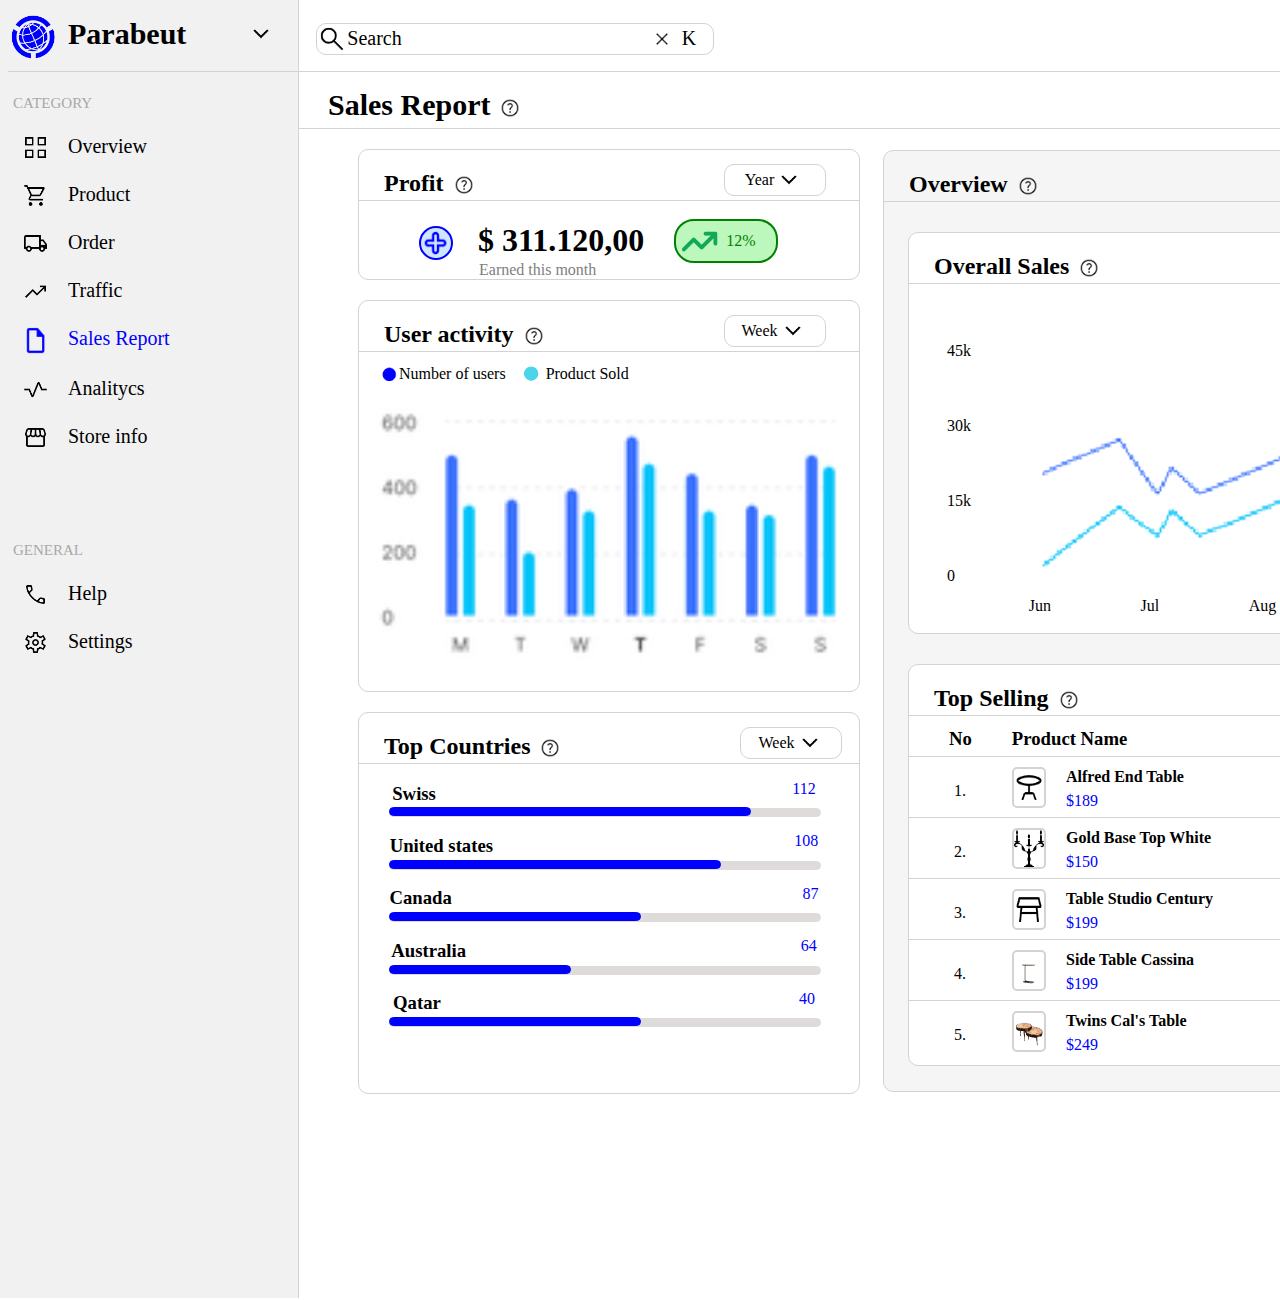
<file: index.html>
<!DOCTYPE html>
<html lang="en">
<head>
    <meta charset="UTF-8">
    <meta http-equiv="X-UA-Compatible" content="IE=edge">
    <meta name="viewport" content="width=device-width, initial-scale=1.0">
    <title>Document</title>
    <link rel="stylesheet" type="text/css" href="estilo.css">
</head>
<body>
    <div class="sidebar">
        <br>
        <div class="menu">
            <img src="logo.png" style="width: 50px; margin-top: -20px;">
           <h2 style="margin-top:0px"><b style="margin-left: 10px;"> Parabeut</b></h2>
           <img src="seta_baixo.png" style="margin-top:-25px;  width: 30px; margin-left: 60px;" >

           <div class="barra_pesquisa">
            <img src="lupa.png" width="30px">
             Search
            <img src="x.png" style="width: 20px; margin-left: 250px;"> &nbsp K
           </div>

           <img src="sino.png" width="30px" style="margin-left: 940px;  border-left: 1px solid rgb(211, 211, 211);">
           <span style="margin-left: 25px;"> Reddington </span>
           <img src="user.png" style="width: 40px; margin-left: 20px;">
           <img src="seta_baixo.png" style="width: 30px; margin-left: 5px;">
        </div>
        <br>
        <div class="category">
            <span style="margin-left: 5px"> CATEGORY </span> 
        </div>
        <br>
        <div class="itens_menu">
            <img src="quadrados.png" style="width: 25px; margin-left: 15px;">
            <span style="margin-left: 20px;"> Overview </span>
        </div>
        <br>
        <div class="itens_menu">
            <img src="carrinho.png" style="width: 25px; margin-left: 15px;">
            <span style="margin-left: 20px;"> Product </span>
        </div>
        <br>
        <div class="itens_menu">
            <img src="caminhao.png" style="width: 25px; margin-left: 15px;">
            <span style="margin-left: 20px;"> Order </span>
        </div>
        <br>
        <div class="itens_menu">
            <img src="seta_grafico.png" style="width: 25px; margin-left: 15px;">
            <span style="margin-left: 20px;"> Traffic </span>
        </div>
        <br>
        <div class="itens_menu2">
            <img src="sheet.png" style="width: 25px; margin-left: 15px;">
            <span style="margin-left: 20px;"> Sales Report </span>
        </div>
        <br>
        <div class="itens_menu">
            <img src="analitic.png" style="width: 25px; margin-left: 15px;">
            <span style="margin-left: 20px;"> Analitycs </span>
        </div>
        <br>
        <div class="itens_menu">
            <img src="store.png" style="width: 25px; margin-left: 15px;">
            <span style="margin-left: 20px;"> Store info </span>
        </div>
        <br>
        <br>
        <br>
        <br>
        <div class="category">
            <span style="margin-left: 5px"> GENERAL </span>
        </div>
        <br>
        <div class="itens_menu">
            <img src="phone.png" style="width: 25px; margin-left: 15px;">
            <span style="margin-left: 20px;"> Help </span>
        </div>
        <br>
        <div class="itens_menu">
            <img src="settings.png" style="width: 25px; margin-left: 15px;">
            <span style="margin-left: 20px;"> Settings </span>
        </div>
    </div>

        <div class="sales">
            <b style="margin-top: -10px; margin-left: 30px;">Sales Report</b>
            <img src="question.png" style="width: 20px; height: 20px; margin-top: 0px; margin-left: 10px;">

            <div class="calendar">
                <img src="calendar.png" style="width: 20px; height: 20px;">
                Calendar
            </div>
            <div class="download">
                <img src="download.png" style="width: 20px; height: 20px;">
                Download
            </div>
        </div>

        <div class="profit">
            <div class="titulo">
                <h2 style="margin-left: 25px;">Profit</h2>
                <img src="question.png" style="width: 20px; height: 20px; margin-top: 25px; margin-left: 10px;">

                <div class="year">
                    Year 
                    <img src="seta_baixo.png" width="30px">
                </div>
            </div>
            <div class="conteudo">
              <img src="mais.png" style="width: 30px; height: 30px; margin-top: 25px; margin-left: 60px; border: 2px solid blue; border-radius: 100px ; background-color: #d0e5ff;">
              <h1 style="margin-left: 25px;"> $ 311.120,00 </h1>
              <div class="verde">
                <img src="sera_verde.png" style="width: 50px; height: 30px;">
                 12% 
              </div>
            </div>
            <div class="texto">
                Earned this month
            </div>
        </div>

        <div class="user_activity">
            <div class="titulo">
                <h2 style="margin-left: 25px;">User activity</h2>
                <img src="question.png" style="width: 20px; height: 20px; margin-top: 25px; margin-left: 10px;">

                <div class="week">
                   Week
                    <img src="seta_baixo.png" width="30px">
                </div>
            </div>
            <div class="conteudo">
              <div class="linha">
                <img src="ponto_azul.png" style="width: 20px; height: 20px; margin-left: 10px;">
                    Number of users
                <img src="ponto_azul_claro.png" style="width: 30px; height: 25px; margin-left: 10px;">
                    Product Sold
              </div>    
            </div>

            <img src="grafico1.png" >
        </div>
           
        <div class="top_countries">
            <div class="titulo">
                <h2 style="margin-left: 25px;">Top Countries</h2>
                <img src="question.png" style="width: 20px; height: 20px; margin-top: 25px; margin-left: 10px;">

                <div class="week">
                   Week
                    <img src="seta_baixo.png" width="30px">
                </div>
            </div>
            
            <div class="linha_grafico">
                <div class="texto_linha_gráfico">
                    <h3 > Swiss </h3>
                    <p style="margin-left: 350px;"> 112 </p>
                </div>
                <div class="linha_cinza"></div>
                <div class="linha_azul_swiss"></div>
            </div>

            <div class="linha_grafico">
                <div class="texto_linha_gráfico">
                    <h3 >United states</h3>
                    <p style="margin-left: 300px;">108</p>
                </div>
                <div class="linha_cinza"></div>
                <div class="linha_azul_us"></div>
            </div>

            <div class="linha_grafico">
                <div class="texto_linha_gráfico">
                    <h3 >Canada</h3>
                    <p style="margin-left: 350px;">87</p>
                </div>
                <div class="linha_cinza"></div>
                <div class="linha_azul_canada"></div>
            </div>

            <div class="linha_grafico">
                <div class="texto_linha_gráfico">
                    <h3 >Australia</h3>
                    <p style="margin-left: 330px;">64</p>
                </div>
                <div class="linha_cinza"></div>
                <div class="linha_azul_australia"></div>
            </div>

            <div class="linha_grafico">
                <div class="texto_linha_gráfico">
                    <h3 >Qatar</h3>
                    <p style="margin-left: 350px;">40</p>
                </div>
                <div class="linha_cinza"></div>
                <div class="linha_azul_qatar"></div>
            </div>
        </div>

        <div class="overview">
            <div class="titulo_overview">
                <h2 style="margin-left: 25px;">Overview</h2>
                <img src="question.png" style="width: 20px; height: 20px; margin-top: 25px; margin-left: 10px;">

                <div class="download_overview">
                    <img src="download.png" width="30px">
                   Download
                </div>
            </div>

            <div class="overall_sales">
                <div class="titulo_overall">
                    <h2 style="margin-left: 25px;">Overall Sales</h2>
                    <img src="question.png" style="width: 20px; height: 20px; margin-top: 25px; margin-left: 10px;">
    
                    <div class="year" style="margin-left: 630px;">
                        Year 
                        <img src="seta_baixo.png" width="30px">
                    </div>
                </div>
                
                <div class="numeros_lado_grafico">
                    <span>45k</span>
                    <span>30k</span>
                    <span>15k</span>
                    <span>0</span>
                </div>

                <img src="grafico2.png" style="width: 800px; margin-top: -300px;">

                <div class="meses_grafico">
                    <span>Jun</span>
                    <span>Jul</span>
                    <span>Aug</span>
                    <span>Sept</span>
                    <span>Oct</span>
                    <span>Nov</span>
                    <span>Dec</span>
                </div>
            </div>

            <div class="top_selling">
                <div class="titulo_overall">
                   <h2 style="margin-left: 25px;">Top Selling</h2>
                    <img src="question.png" style="width: 20px; height: 20px; margin-top: 25px; margin-left: 10px;">
    
                    <div class="calendar" style="margin-left: 520px; margin-top: 3px;">
                        <img src="calendar.png" style="width: 20px; height: 20px;">
                        Calendar
                    </div>
                    <div class="sort_by" style="margin-left: 15px; margin-top: 3px;">
                        <img src="sort_by.png" style="width: 20px; height: 20px;">
                        Sort by
                    </div>
                </div>

                <div class="cabecalho_top_selling">
                    <span style="margin-top: -7px; margin-left: 40px;"><h3>No</h3></span>
                    <span style="margin-top: -7px; margin-left: 40px;"><h3>Product Name</h3></span>
                    <span style="margin-top: -7px; margin-left: 300px; display: flex; flex-direction: row;"><h3>Date Release</h3> <img src="seta_baixo.png" style=" width:20px; height: 20px; margin-top: 20px;" ></span>
                    <span style="margin-top: -7px; margin-left: 60px; display: flex; flex-direction: row;"><h3>Sold</h3> <img src="seta_baixo.png" style="width:20px; height: 20px; margin-top: 20px;"></span>
                    <span style="margin-top: -7px; margin-left: 80px; display: flex; flex-direction: row;"><h3>Earning</h3> <img src="seta_baixo.png" style="width:20px; height: 20px; margin-top: 20px;"></span>
                </div>

                <div class="linha_top_selling">
                    <span style="margin-top: 25px; margin-left: 45px;">1.</span>

                    <img src="table.png" style=" width: 30px; height: 37px; margin-left: 46px; margin-top: 10px; border: 2px solid rgb(211, 211, 211); border-radius: 5px;">
                    <span style="display: flex; flex-direction: column; margin-top: -10px; margin-left: 20px;">
                        <h4>Alfred End Table</h4>
                        <p style="margin-top: -15px;">$189</p>
                    </span>

                    <span style="margin-top: 23px; margin-left: 250px;">Jun, 4 2022</span>
                    <span style="margin-top: 23px; margin-left: 100px;">400 pcs</span>
                    <span style="margin-top: -px; margin-left: 100px;"><h4>$75.600</h4></span>
                </div>

                <div class="linha_top_selling">
                    <span style="margin-top: 25px; margin-left: 45px;">2.</span>

                    <img src="candle.png" style=" width: 30px; height: 37px; margin-left: 46px; margin-top: 10px; border: 2px solid rgb(211, 211, 211); border-radius: 5px;">
                    <span style="display: flex; flex-direction: column; margin-top: -10px; margin-left: 20px;">
                        <h4>Gold Base Top White</h4>
                        <p style="margin-top: -15px;">$150</p>
                    </span>

                    <span style="margin-top: 23px; margin-left: 222px;">Aug, 9 2022</span>
                    <span style="margin-top: 23px; margin-left: 97px;">277 pcs</span>
                    <span style="margin-top: -px; margin-left: 100px;"><h4>$41.550</h4></span>
                </div>

                <div class="linha_top_selling">
                    <span style="margin-top: 25px; margin-left: 45px;">3.</span>

                    <img src="table2.png" style=" width: 30px; height: 37px; margin-left: 46px; margin-top: 10px; border: 2px solid rgb(211, 211, 211); border-radius: 5px;">
                    <span style="display: flex; flex-direction: column; margin-top: -10px; margin-left: 20px;">
                        <h4>Table Studio Century</h4>
                        <p style="margin-top: -15px;">$199</p>
                    </span>

                    <span style="margin-top: 23px; margin-left: 222px;">May, 5 2022</span>
                    <span style="margin-top: 23px; margin-left: 96px;">199 pcs</span>
                    <span style="margin-top: -px; margin-left: 100px;"><h4>$39.600</h4></span>
                </div>

                <div class="linha_top_selling">
                    <span style="margin-top: 25px; margin-left: 45px;">4.</span>

                    <img src="side_table.png" style=" width: 30px; height: 37px; margin-left: 46px; margin-top: 10px; border: 2px solid rgb(211, 211, 211); border-radius: 5px;">
                    <span style="display: flex; flex-direction: column; margin-top: -10px; margin-left: 20px;">
                        <h4>Side Table Cassina</h4>
                        <p style="margin-top: -15px;">$199</p>
                    </span>

                    <span style="margin-top: 23px; margin-left: 244px;">Jun, 9 2022</span>
                    <span style="margin-top: 23px; margin-left: 101px;">189 pcs</span>
                    <span style="margin-top: -px; margin-left: 100px;"><h4>$37.600</h4></span>
                </div>

                <div class="linha_top_selling_final">
                    <span style="margin-top: 25px; margin-left: 45px;">5.</span>

                    <img src="twins_table.png" style=" width: 30px; height: 37px; margin-left: 46px; margin-top: 10px; border: 2px solid rgb(211, 211, 211); border-radius: 5px;">
                    <span style="display: flex; flex-direction: column; margin-top: -10px; margin-left: 20px;">
                        <h4>Twins Cal's Table</h4>
                        <p style="margin-top: -15px;">$249</p>
                    </span>

                    <span style="margin-top: 23px; margin-left: 250px;">Nov, 8 2022</span>
                    <span style="margin-top: 23px; margin-left: 99px;">144 pcs</span>
                    <span style="margin-top: -px; margin-left: 100px;"><h4>$35.850</h4></span>
                </div>
            </div>

        </div>
       


</body>
</html>
</file>
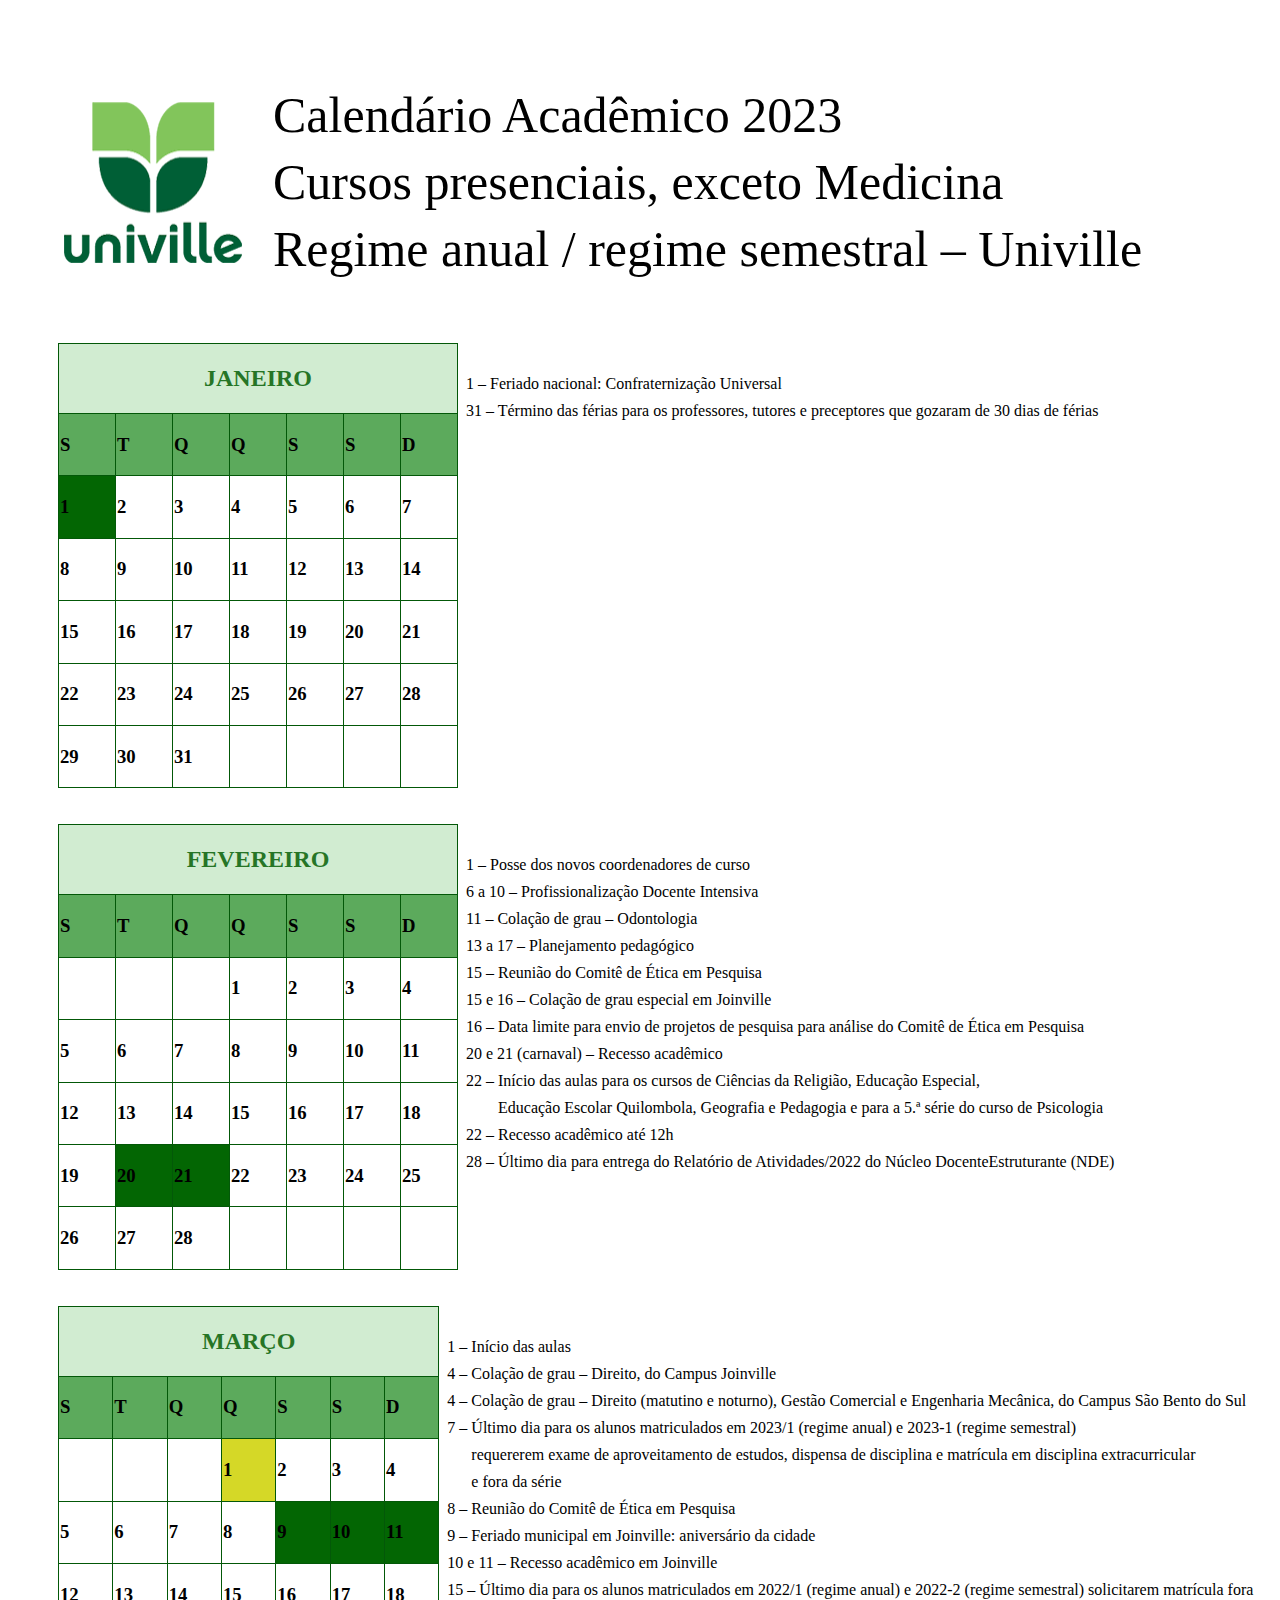
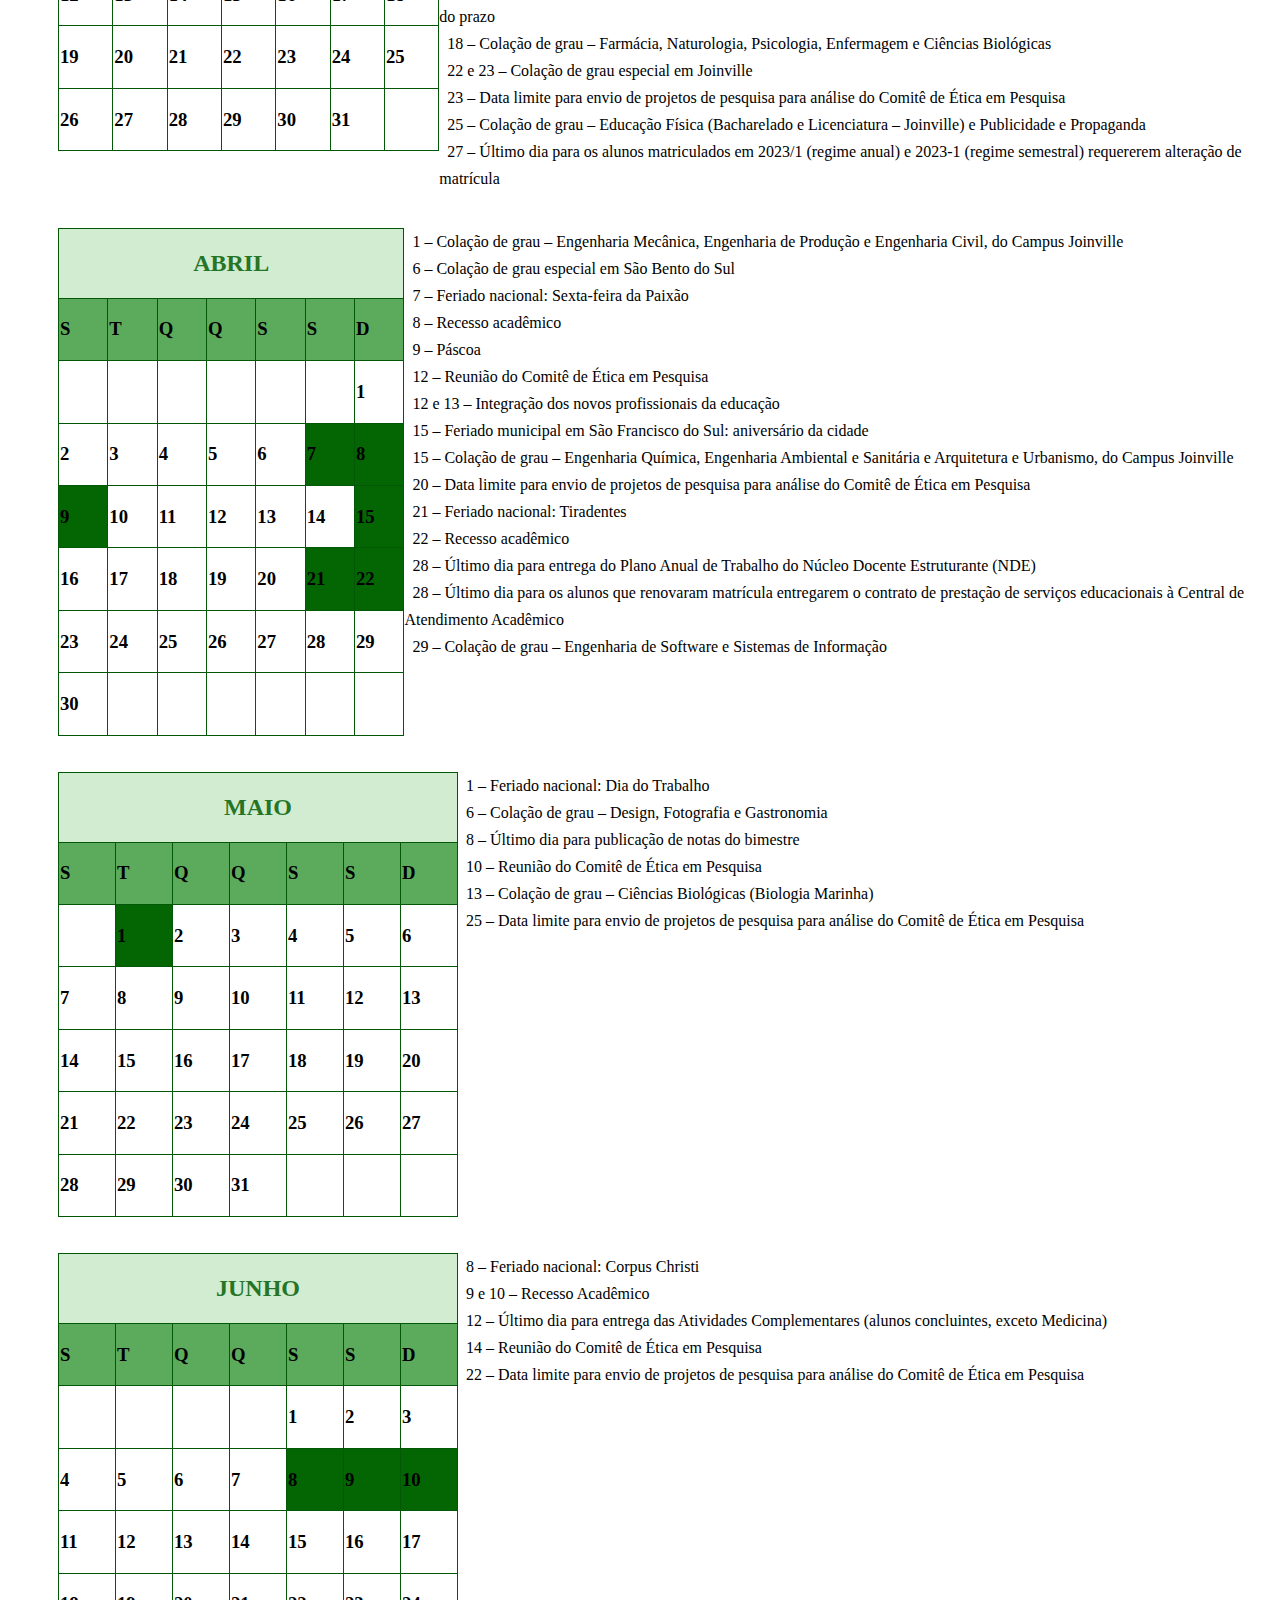
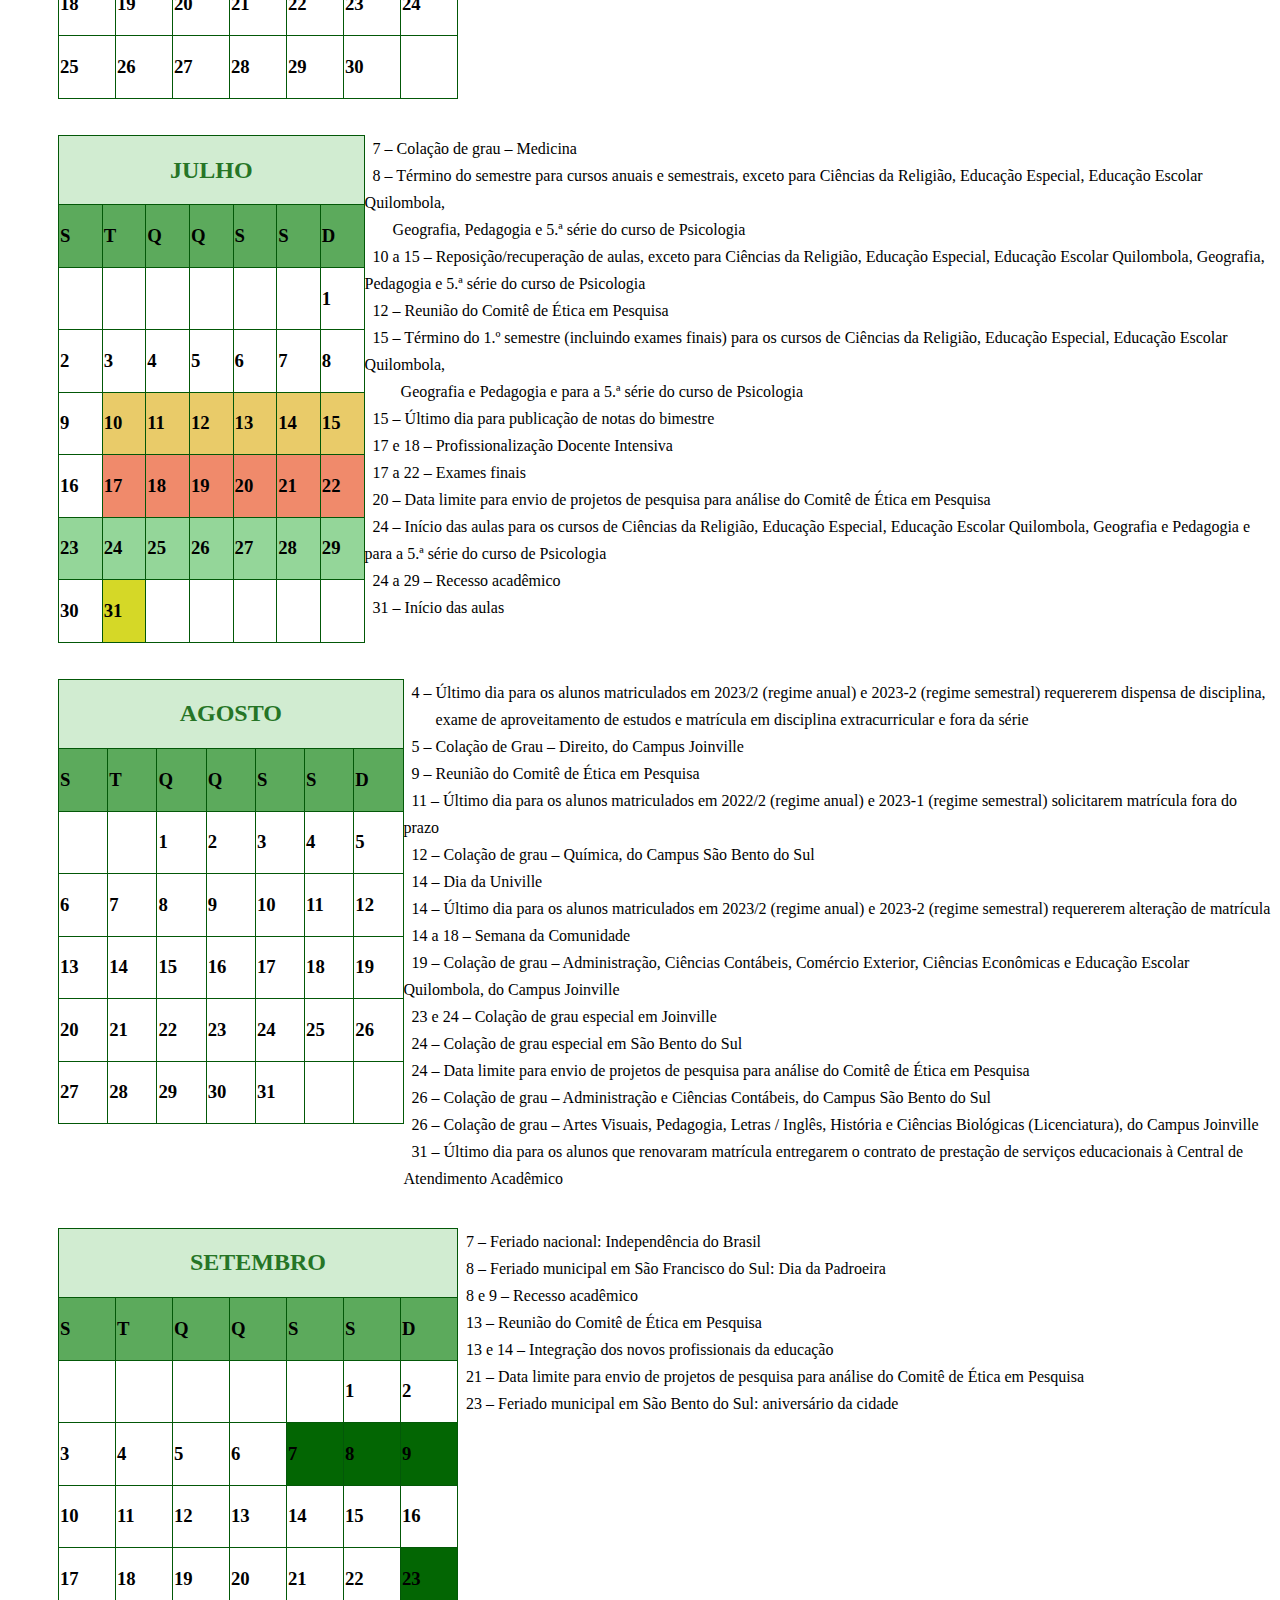
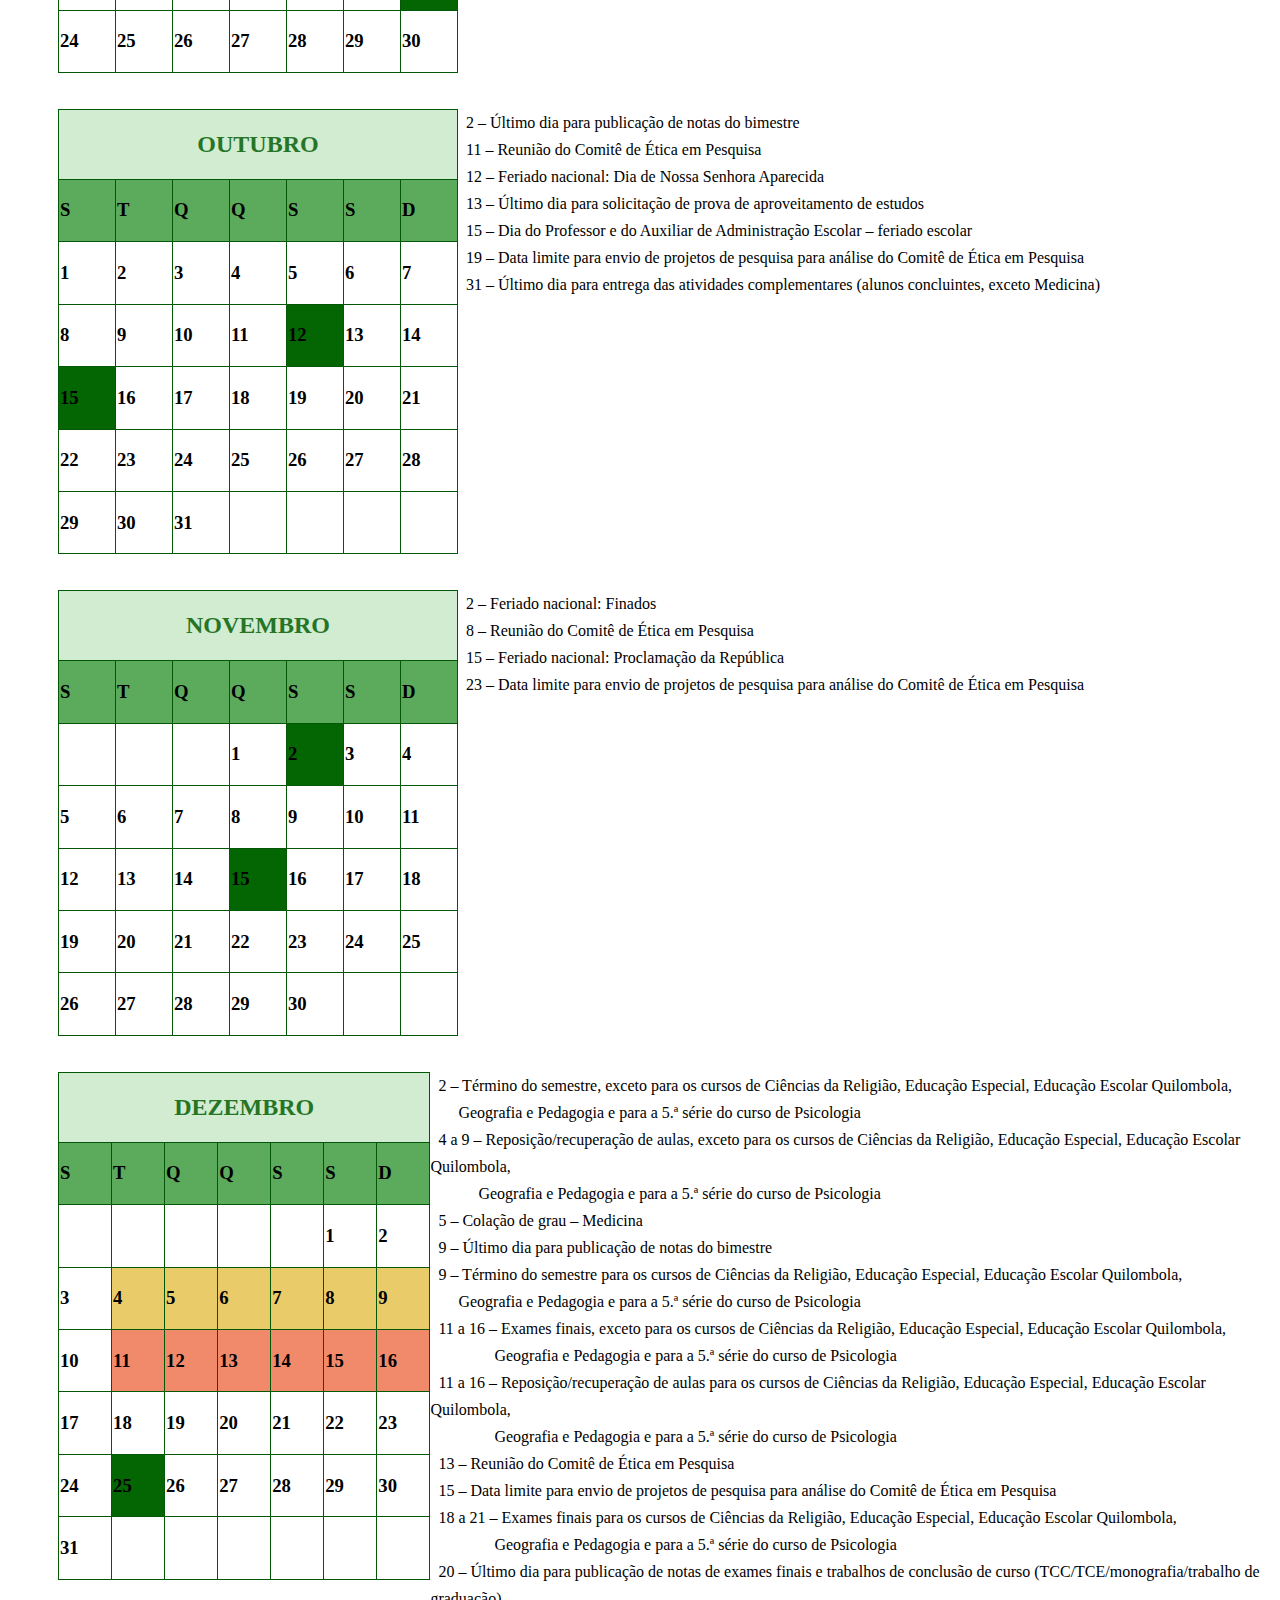
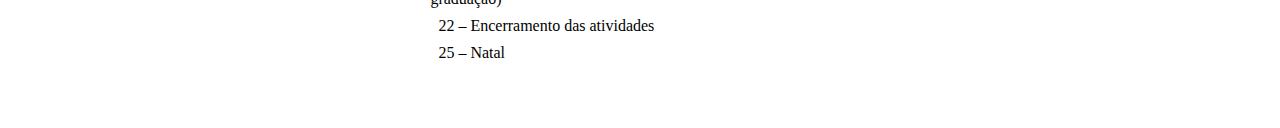
<file: calendario.html>
<!DOCTYPE html>
<html lang="en">
<head>
    <meta charset="UTF-8">
    <meta http-equiv="X-UA-Compatible" content="IE=edge">
    <meta name="viewport" content="width=device-width, initial-scale=1.0">
    <link rel="stylesheet" href="calendario.css" type="text/css">
    <title>Calendario</title>
</head>
<body>

    <br>
    <br>
    <br>

    <div class="cabecalho">
        <img src="[data-uri]">
       
       <div class="texto_cabecalho">
        Calendário Acadêmico 2023 
        <br>
        Cursos presenciais, exceto Medicina
        <br>
        Regime anual / regime semestral – Univille
       </div>

    </div>

    
    <div class="janeiro">
        <table>

            <thead>
                <tr>
                    <th colspan="7"><h2>JANEIRO</h2></th>
                </tr>
            </thead>

            <tbody>
                <tr>
                    <td style="background-color: rgb(92, 170, 92);"><h3>S</h3></td>
                    <td style="background-color: rgb(92, 170, 92);"><h3>T</h3></td>
                    <td style="background-color: rgb(92, 170, 92);"><h3>Q</h3></td>
                    <td style="background-color: rgb(92, 170, 92);"><h3>Q</h3></td>
                    <td style="background-color: rgb(92, 170, 92);"><h3>S</h3></td>
                    <td style="background-color: rgb(92, 170, 92);"><h3>S</h3></td>
                    <td style="background-color: rgb(92, 170, 92);"><h3>D</h3></td>
                </tr>

                <tr>
                    <td style="background-color: rgb(3, 102, 3);"><h3>1</h3></td>
                    <td><h3>2</h3></td>
                    <td><h3>3</h3></td>
                    <td><h3>4</h3></td>
                    <td><h3>5</h3></td>
                    <td><h3>6</h3></td>
                    <td><h3>7</h3></td>
                </tr>

                <tr>
                    <td><h3>8</h3></td>
                    <td><h3>9</h3></td>
                    <td><h3>10</h3></td>
                    <td><h3>11</h3></td>
                    <td><h3>12</h3></td>
                    <td><h3>13</h3></td>
                    <td><h3>14</h3></td>
                </tr>

                <tr>
                    <td><h3>15</h3></td>
                    <td><h3>16</h3></td>
                    <td><h3>17</h3></td>
                    <td><h3>18</h3></td>
                    <td><h3>19</h3></td>
                    <td><h3>20</h3></td>
                    <td><h3>21</h3></td>
                </tr>

                <tr>
                    <td><h3>22</h3></td>
                    <td><h3>23</h3></td>
                    <td><h3>24</h3></td>
                    <td><h3>25</h3></td>
                    <td><h3>26</h3></td>
                    <td><h3>27</h3></td>
                    <td><h3>28</h3></td>
                </tr>

                <tr>
                    <td><h3>29</h3></td>
                    <td><h3>30</h3></td>
                    <td><h3>31</h3></td>
                    <td><h3></h3></td>
                    <td><h3></h3></td>
                    <td><h3></h3></td>
                    <td><h3></h3></td>
                </tr>
            </tbody>
        </table>

    
        <div class="texto">
         <br>
            &nbsp 1  – Feriado nacional: Confraternização Universal
         <br>
            &nbsp 31 – Término das férias para os professores, tutores e preceptores que gozaram de 30 dias de férias
        </div>

     </div>
    <br>
    <br>

    <div class="fevereiro">
        <table>

            <thead>
                <tr>
                    <th colspan="7"><h2>FEVEREIRO</h2></th>
                </tr>
            </thead>

            <tbody>
                <tr>
                    <td style="background-color: rgb(92, 170, 92);"><h3>S</h3></td>
                    <td style="background-color: rgb(92, 170, 92);"><h3>T</h3></td>
                    <td style="background-color: rgb(92, 170, 92);"><h3>Q</h3></td>
                    <td style="background-color: rgb(92, 170, 92);"><h3>Q</h3></td>
                    <td style="background-color: rgb(92, 170, 92);"><h3>S</h3></td>
                    <td style="background-color: rgb(92, 170, 92);"><h3>S</h3></td>
                    <td style="background-color: rgb(92, 170, 92);"><h3>D</h3></td>
                </tr>

                <tr>
                    <td><h3></h3></td>
                    <td><h3></h3></td>
                    <td><h3></h3></td>
                    <td><h3>1</h3></td>
                    <td><h3>2</h3></td>
                    <td><h3>3</h3></td>
                    <td><h3>4</h3></td>
                </tr>

                <tr>
                    <td><h3>5</h3></td>
                    <td><h3>6</h3></td>
                    <td><h3>7</h3></td>
                    <td><h3>8</h3></td>
                    <td><h3>9</h3></td>
                    <td><h3>10</h3></td>
                    <td><h3>11</h3></td>
                </tr>

                <tr>
                    <td><h3>12</h3></td>
                    <td><h3>13</h3></td>
                    <td><h3>14</h3></td>
                    <td><h3>15</h3></td>
                    <td><h3>16</h3></td>
                    <td><h3>17</h3></td>
                    <td><h3>18</h3></td>
                </tr>

                <tr>
                    <td><h3>19</h3></td>
                    <td style="background-color: rgb(3, 102, 3);"><h3>20</h3></td>
                    <td style="background-color: rgb(3, 102, 3);"><h3>21</h3></td>
                    <td><h3>22</h3></td>
                    <td><h3>23</h3></td>
                    <td><h3>24</h3></td>
                    <td><h3>25</h3></td>
                </tr>

                <tr>
                    <td><h3>26</h3></td>
                    <td><h3>27</h3></td>
                    <td><h3>28</h3></td>
                    <td><h3></h3></td>
                    <td><h3></h3></td>
                    <td><h3></h3></td>
                    <td><h3></h3></td>
                </tr>
            </tbody>
        </table>

        <div class="texto">
        <br>    
         &nbsp 1 – Posse dos novos coordenadores de curso
        <br>
         &nbsp 6 a 10 – Profissionalização Docente Intensiva
        <br>
         &nbsp 11 – Colação de grau – Odontologia
        <br>
         &nbsp 13 a 17 – Planejamento pedagógico
        <br>
         &nbsp 15 – Reunião do Comitê de Ética em Pesquisa
        <br>
         &nbsp 15 e 16 – Colação de grau especial em Joinville
        <br>
         &nbsp 16 – Data limite para envio de projetos de pesquisa para análise do Comitê de Ética em Pesquisa
        <br>
         &nbsp  20 e 21 (carnaval) – Recesso acadêmico
        <br>
         &nbsp 22 – Início das aulas para os cursos de Ciências da Religião, Educação Especial, <br> &nbsp &nbsp &nbsp &nbsp &nbsp Educação Escolar Quilombola, Geografia e Pedagogia e para a 5.ª série do curso de Psicologia
        <br>
         &nbsp 22 – Recesso acadêmico até 12h
        <br>
         &nbsp 28 – Último dia para entrega do Relatório de Atividades/2022 do Núcleo DocenteEstruturante (NDE)

    </div>
</div>

    <br>
    <br>

    <div class="marco">
        
        <table>

            <thead>
                <tr>
                    <th colspan="7"><h2>MARÇO</h2></th>
                </tr>
            </thead>

            <tbody>
                <tr>
                    <td style="background-color: rgb(92, 170, 92);"><h3>S</h3></td>
                    <td style="background-color: rgb(92, 170, 92);"><h3>T</h3></td>
                    <td style="background-color: rgb(92, 170, 92);"><h3>Q</h3></td>
                    <td style="background-color: rgb(92, 170, 92);"><h3>Q</h3></td>
                    <td style="background-color: rgb(92, 170, 92);"><h3>S</h3></td>
                    <td style="background-color: rgb(92, 170, 92);"><h3>S</h3></td>
                    <td style="background-color: rgb(92, 170, 92);"><h3>D</h3></td>
                </tr>

                <tr>
                    <td><h3></h3></td>
                    <td><h3></h3></td>
                    <td><h3></h3></td>
                    <td style="background-color: rgb(213, 216, 39);"><h3>1</h3></td>
                    <td><h3>2</h3></td>
                    <td><h3>3</h3></td>
                    <td><h3>4</h3></td>
                </tr>

                <tr>
                    <td><h3>5</h3></td>
                    <td><h3>6</h3></td>
                    <td><h3>7</h3></td>
                    <td><h3>8</h3></td>
                    <td style="background-color: rgb(3, 102, 3);"><h3>9</h3></td>
                    <td style="background-color: rgb(3, 102, 3);"><h3>10</h3></td>
                    <td style="background-color: rgb(3, 102, 3);"><h3>11</h3></td>
                </tr>

                <tr>
                    <td><h3>12</h3></td>
                    <td><h3>13</h3></td>
                    <td><h3>14</h3></td>
                    <td><h3>15</h3></td>
                    <td><h3>16</h3></td>
                    <td><h3>17</h3></td>
                    <td><h3>18</h3></td>
                </tr>

                <tr>
                    <td><h3>19</h3></td>
                    <td><h3>20</h3></td>
                    <td><h3>21</h3></td>
                    <td><h3>22</h3></td>
                    <td><h3>23</h3></td>
                    <td><h3>24</h3></td>
                    <td><h3>25</h3></td>
                </tr>

                <tr>
                    <td><h3>26</h3></td>
                    <td><h3>27</h3></td>
                    <td><h3>28</h3></td>
                    <td><h3>29</h3></td>
                    <td><h3>30</h3></td>
                    <td><h3>31</h3></td>
                    <td><h3></h3></td>
                </tr>
            </tbody>
        </table>

        <div class="texto">
        <br>
            &nbsp 1 – Início das aulas 
        <br>
            &nbsp 4 – Colação de grau – Direito, do Campus Joinville
        <br>
            &nbsp 4 – Colação de grau – Direito (matutino e noturno), Gestão Comercial e Engenharia Mecânica, do Campus São Bento do Sul
        <br>
            &nbsp  7 – Último dia para os alunos matriculados em 2023/1 (regime anual) e 2023-1 (regime semestral) <br> &nbsp &nbsp &nbsp &nbsp requererem exame
                       de aproveitamento de estudos, dispensa de disciplina e matrícula em disciplina extracurricular <br>  &nbsp &nbsp &nbsp &nbsp e fora da série
        <br>
            &nbsp 8 – Reunião do Comitê de Ética em Pesquisa
        <br>
            &nbsp 9 – Feriado municipal em Joinville: aniversário da cidade
        <br>
            &nbsp 10 e 11 – Recesso acadêmico em Joinville
        <br>
            &nbsp 15 – Último dia para os alunos matriculados em 2022/1 (regime anual) e 2022-2
            (regime semestral) solicitarem matrícula fora do prazo
        <br>
            &nbsp 18 – Colação de grau – Farmácia, Naturologia, Psicologia, Enfermagem e Ciências
            Biológicas
        <br>
            &nbsp 22 e 23 – Colação de grau especial em Joinville
        <br>
            &nbsp 23 – Data limite para envio de projetos de pesquisa para análise do Comitê de Ética
            em Pesquisa
        <br>
            &nbsp 25 – Colação de grau – Educação Física (Bacharelado e Licenciatura – Joinville) e
            Publicidade e Propaganda
        <br>
            &nbsp 27 – Último dia para os alunos matriculados em 2023/1 (regime anual) e 2023-1
            (regime semestral) requererem alteração de matrícula

        </div>
    </div>

    <br>
    <br>

    <div class="abril">
        <table>

            <thead>
                <tr>
                    <th colspan="7"><h2>ABRIL</h2></th>
                </tr>
            </thead>

            <tbody>
                <tr>
                    <td style="background-color: rgb(92, 170, 92);"><h3>S</h3></td>
                    <td style="background-color: rgb(92, 170, 92);"><h3>T</h3></td>
                    <td style="background-color: rgb(92, 170, 92);"><h3>Q</h3></td>
                    <td style="background-color: rgb(92, 170, 92);"><h3>Q</h3></td>
                    <td style="background-color: rgb(92, 170, 92);"><h3>S</h3></td>
                    <td style="background-color: rgb(92, 170, 92);"><h3>S</h3></td>
                    <td style="background-color: rgb(92, 170, 92);"><h3>D</h3></td>
                </tr>

                <tr>
                    <td><h3></h3></td>
                    <td><h3></h3></td>
                    <td><h3></h3></td>
                    <td><h3></h3></td>
                    <td><h3></h3></td>
                    <td><h3></h3></td>
                    <td><h3>1</h3></td>
                    
                </tr>

                <tr>
                    <td><h3>2</h3></td>
                    <td><h3>3</h3></td>
                    <td><h3>4</h3></td>
                    <td><h3>5</h3></td>
                    <td><h3>6</h3></td>
                    <td style="background-color: rgb(3, 102, 3);"><h3>7</h3></td>
                    <td style="background-color: rgb(3, 102, 3);"><h3>8</h3></td>
                    
                </tr>

                <tr>
                    <td style="background-color: rgb(3, 102, 3);"><h3>9</h3></td>
                    <td><h3>10</h3></td>
                    <td><h3>11</h3></td>
                    <td><h3>12</h3></td>
                    <td><h3>13</h3></td>
                    <td><h3>14</h3></td>
                    <td style="background-color: rgb(3, 102, 3);"><h3>15</h3></td>
                    
                </tr>

                <tr>
                    <td><h3>16</h3></td>
                    <td><h3>17</h3></td>
                    <td><h3>18</h3></td>
                    <td><h3>19</h3></td>
                    <td><h3>20</h3></td>
                    <td style="background-color: rgb(3, 102, 3);"><h3>21</h3></td>
                    <td style="background-color: rgb(3, 102, 3);"><h3>22</h3></td>
                   
                   
                </tr>

                <tr>
                    <td><h3>23</h3></td>
                    <td><h3>24</h3></td>
                    <td><h3>25</h3></td>
                    <td><h3>26</h3></td>
                    <td><h3>27</h3></td>
                    <td><h3>28</h3></td>
                    <td><h3>29</h3></td>
                </tr>
                <tr>
                    <td><h3>30</h3></td>
                    <td><h3></h3></td>
                    <td><h3></h3></td>
                    <td><h3></h3></td>
                    <td><h3></h3></td>
                    <td><h3></h3></td>
                    <td><h3></h3></td>
                </tr>
            </tbody>
        </table>

        <div class="texto">
        &nbsp 1 – Colação de grau – Engenharia Mecânica,
            Engenharia de Produção e Engenharia Civil, do
            Campus Joinville
        <br>
        &nbsp 6 – Colação de grau especial em São Bento do
        Sul
        <br>
        &nbsp 7 – Feriado nacional: Sexta-feira da Paixão
        <br>
        &nbsp 8 – Recesso acadêmico
        <br>
        &nbsp 9 – Páscoa
        <br>
         &nbsp 12 – Reunião do Comitê de Ética em Pesquisa
        <br>
         &nbsp 12 e 13 – Integração dos novos profissionais da
                  educação
        <br>
         &nbsp 15 – Feriado municipal em São Francisco do Sul:
             aniversário da cidade
        <br>
         &nbsp 15 – Colação de grau – Engenharia Química,
             Engenharia Ambiental e Sanitária e Arquitetura e Urbanismo, do Campus Joinville
        <br>
         &nbsp 20 – Data limite para envio de projetos de pesquisa para análise do Comitê de Ética em
             Pesquisa
        <br>
         &nbsp 21 – Feriado nacional: Tiradentes
        <br>
         &nbsp 22 – Recesso acadêmico
        <br>
         &nbsp 28 – Último dia para entrega do Plano Anual de Trabalho do Núcleo Docente Estruturante
             (NDE)
        <br>
         &nbsp 28 – Último dia para os alunos que renovaram matrícula entregarem o contrato de
             prestação de serviços educacionais à Central de Atendimento Acadêmico
        <br>
         &nbsp 29 – Colação de grau – Engenharia de Software e Sistemas de Informação

    </div>
</div>

    <br>
    <br>

    <div class="maio">
        <table>

            <thead>
                <tr>
                    <th colspan="7"><h2>MAIO</h2></th>
                </tr>
            </thead>

            <tbody>
                <tr>
                    <td style="background-color: rgb(92, 170, 92);"><h3>S</h3></td>
                    <td style="background-color: rgb(92, 170, 92);"><h3>T</h3></td>
                    <td style="background-color: rgb(92, 170, 92);"><h3>Q</h3></td>
                    <td style="background-color: rgb(92, 170, 92);"><h3>Q</h3></td>
                    <td style="background-color: rgb(92, 170, 92);"><h3>S</h3></td>
                    <td style="background-color: rgb(92, 170, 92);"><h3>S</h3></td>
                    <td style="background-color: rgb(92, 170, 92);"><h3>D</h3></td>
                </tr>

                <tr>
                    <td><h3></h3></td>
                    <td style="background-color: rgb(3, 102, 3);"><h3>1</h3></td>
                    <td><h3>2</h3></td>
                    <td><h3>3</h3></td>
                    <td><h3>4</h3></td>
                    <td><h3>5</h3></td>
                    <td><h3>6</h3></td>
                </tr>

                <tr>
                    
                    <td><h3>7</h3></td>
                    <td><h3>8</h3></td>
                    <td><h3>9</h3></td>
                    <td><h3>10</h3></td>
                    <td><h3>11</h3></td>
                    <td><h3>12</h3></td>
                    <td><h3>13</h3></td>
                    
                </tr>

                <tr>
                    <td><h3>14</h3></td>
                    <td><h3>15</h3></td>
                    <td><h3>16</h3></td>
                    <td><h3>17</h3></td>
                    <td><h3>18</h3></td>
                    <td><h3>19</h3></td>
                    <td><h3>20</h3></td>
                </tr>

                <tr>
                    <td><h3>21</h3></td>
                    <td><h3>22</h3></td>
                    <td><h3>23</h3></td>
                    <td><h3>24</h3></td>
                    <td><h3>25</h3></td>
                    <td><h3>26</h3></td>
                    <td><h3>27</h3></td>
                </tr>

                <tr>
                    <td><h3>28</h3></td>
                    <td><h3>29</h3></td>
                    <td><h3>30</h3></td>
                    <td><h3>31</h3></td>
                    <td><h3></h3></td>
                    <td><h3></h3></td>
                    <td><h3></h3></td>
                </tr>
            </tbody>
        </table>

        <div class="texto">
        &nbsp 1 – Feriado nacional: Dia do Trabalho
        <br>
        &nbsp  6 – Colação de grau – Design, Fotografia e
                   Gastronomia
        <br>
        &nbsp  8 – Último dia para publicação de notas do bimestre
        <br>
        &nbsp 10 – Reunião do Comitê de Ética em Pesquisa
        <br>
        &nbsp 13 – Colação de grau – Ciências Biológicas (Biologia
             Marinha)
        <br>
        &nbsp 25 – Data limite para envio de projetos de pesquisa
                   para análise do Comitê de Ética em Pesquisa
    </div>
</div>

    <br>
    <br>

    <div class="junho">
        <table>

            <thead>
                <tr>
                    <th colspan="7"><h2>JUNHO</h2></th>
                </tr>
            </thead>

            <tbody>
                <tr>
                    <td style="background-color: rgb(92, 170, 92);"><h3>S</h3></td>
                    <td style="background-color: rgb(92, 170, 92);"><h3>T</h3></td>
                    <td style="background-color: rgb(92, 170, 92);"><h3>Q</h3></td>
                    <td style="background-color: rgb(92, 170, 92);"><h3>Q</h3></td>
                    <td style="background-color: rgb(92, 170, 92);"><h3>S</h3></td>
                    <td style="background-color: rgb(92, 170, 92);"><h3>S</h3></td>
                    <td style="background-color: rgb(92, 170, 92);"><h3>D</h3></td>
                </tr>

                <tr>
                    <td><h3></h3></td>
                    <td><h3></h3></td>
                    <td><h3></h3></td>
                    <td><h3></h3></td>
                    <td><h3>1</h3></td>
                    <td><h3>2</h3></td>
                    <td><h3>3</h3></td>
                   
                </tr>

                <tr>
                    <td><h3>4</h3></td>
                    <td><h3>5</h3></td>
                    <td><h3>6</h3></td>
                    <td><h3>7</h3></td>
                    <td style="background-color: rgb(3, 102, 3);"><h3>8</h3></td>
                    <td style="background-color: rgb(3, 102, 3);"><h3>9</h3></td>
                    <td style="background-color: rgb(3, 102, 3);"><h3>10</h3></td>
                    
                </tr>

                <tr>
                    <td><h3>11</h3></td>
                    <td><h3>12</h3></td>
                    <td><h3>13</h3></td>
                    <td><h3>14</h3></td>
                    <td><h3>15</h3></td>
                    <td><h3>16</h3></td>
                    <td><h3>17</h3></td>
                    
                </tr>

                <tr>
                    <td><h3>18</h3></td>
                    <td><h3>19</h3></td>
                    <td><h3>20</h3></td>
                    <td><h3>21</h3></td>
                    <td><h3>22</h3></td>
                    <td><h3>23</h3></td>
                    <td><h3>24</h3></td>
                   
                </tr>

                <tr>
                    <td><h3>25</h3></td>
                    <td><h3>26</h3></td>
                    <td><h3>27</h3></td>
                    <td><h3>28</h3></td>
                    <td><h3>29</h3></td>
                    <td><h3>30</h3></td>
                    <td><h3></h3></td>
                    
                </tr>
            </tbody>
        </table>

    <div class="texto">
      &nbsp  8 – Feriado nacional: Corpus Christi
      <br>
      &nbsp  9 e 10 – Recesso Acadêmico
      <br>
      &nbsp  12 – Último dia para entrega das Atividades
                  Complementares (alunos concluintes, exceto
                  Medicina)
      <br>
      &nbsp  14 – Reunião do Comitê de Ética em Pesquisa
      <br>
      &nbsp  22 – Data limite para envio de projetos de pesquisa
                  para análise do Comitê de Ética em Pesquisa
    </div>
</div>

    <br>
    <br>

    <div class="julho">
        <table>

            <thead>
                <tr>
                    <th colspan="7"><h2>JULHO</h2></th>
                </tr>
            </thead>

            <tbody>
                <tr>
                    <td style="background-color: rgb(92, 170, 92);"><h3>S</h3></td>
                    <td style="background-color: rgb(92, 170, 92);"><h3>T</h3></td>
                    <td style="background-color: rgb(92, 170, 92);"><h3>Q</h3></td>
                    <td style="background-color: rgb(92, 170, 92);"><h3>Q</h3></td>
                    <td style="background-color: rgb(92, 170, 92);"><h3>S</h3></td>
                    <td style="background-color: rgb(92, 170, 92);"><h3>S</h3></td>
                    <td style="background-color: rgb(92, 170, 92);"><h3>D</h3></td>
                </tr>

                <tr>
                    <td><h3></h3></td>
                    <td><h3></h3></td>
                    <td><h3></h3></td>
                    <td><h3></h3></td>
                    <td><h3></h3></td>
                    <td><h3></h3></td>
                    <td><h3>1</h3></td>
                </tr>

                <tr>
                    <td><h3>2</h3></td>
                    <td><h3>3</h3></td>
                    <td><h3>4</h3></td>
                    <td><h3>5</h3></td>
                    <td><h3>6</h3></td>
                    <td><h3>7</h3></td>
                    <td><h3>8</h3></td>
                    
                </tr>

                <tr>
                    <td><h3>9</h3></td>
                    <td style="background-color: rgb(233, 203, 105);"><h3>10</h3></td>
                    <td style="background-color: rgb(233, 203, 105);"><h3>11</h3></td>
                    <td style="background-color: rgb(233, 203, 105);"><h3>12</h3></td>
                    <td style="background-color: rgb(233, 203, 105);"><h3>13</h3></td>
                    <td style="background-color: rgb(233, 203, 105);"><h3>14</h3></td>
                    <td style="background-color: rgb(233, 203, 105);"><h3>15</h3></td>
                </tr>

                <tr>
                    <td><h3>16</h3></td>
                    <td style="background-color: rgb(240, 138, 107);"><h3>17</h3></td>
                    <td style="background-color: rgb(240, 138, 107);"><h3>18</h3></td>
                    <td style="background-color: rgb(240, 138, 107);"><h3>19</h3></td>
                    <td style="background-color: rgb(240, 138, 107);"><h3>20</h3></td>
                    <td style="background-color: rgb(240, 138, 107);"><h3>21</h3></td>
                    <td style="background-color: rgb(240, 138, 107);"><h3>22</h3></td>
                    
                </tr>

                <tr>
                    <td style="background-color: rgb(148, 214, 153);"><h3>23</h3></td>
                    <td style="background-color: rgb(148, 214, 153);"><h3>24</h3></td>
                    <td style="background-color: rgb(148, 214, 153);"><h3>25</h3></td>
                    <td style="background-color: rgb(148, 214, 153);"><h3>26</h3></td>
                    <td style="background-color: rgb(148, 214, 153);"><h3>27</h3></td>
                    <td style="background-color: rgb(148, 214, 153);"><h3>28</h3></td>
                    <td style="background-color: rgb(148, 214, 153);"><h3>29</h3></td>
                </tr>

                <tr>
                    <td><h3>30</h3></td>
                    <td style="background-color: rgb(213, 216, 39);"><h3>31</h3></td>
                    <td><h3></h3></td>
                    <td><h3></h3></td>
                    <td><h3></h3></td>
                    <td><h3></h3></td>
                    <td><h3></h3></td>
                </tr>
            </tbody>
        </table>

        <div class="texto">
        &nbsp 7 – Colação de grau – Medicina
        <br>
        &nbsp 8 – Término do semestre para cursos anuais e
            semestrais, exceto para Ciências da Religião,
            Educação Especial, Educação Escolar
            Quilombola, <br> &nbsp&nbsp&nbsp&nbsp&nbsp&nbsp Geografia, Pedagogia e 5.ª série
            do curso de Psicologia
        <br>
        &nbsp 10 a 15 – Reposição/recuperação de aulas,
                    exceto para Ciências da Religião, Educação
                    Especial, Educação Escolar Quilombola,
                    Geografia, Pedagogia e 5.ª série do curso de
                    Psicologia
        <br>
         &nbsp  12 – Reunião do Comitê de Ética em Pesquisa
        <br>
         &nbsp 15 – Término do 1.º semestre (incluindo exames
             finais) para os cursos de Ciências da Religião,
             Educação Especial, Educação Escolar Quilombola,<br> &nbsp&nbsp&nbsp&nbsp&nbsp&nbsp&nbsp&nbsp Geografia e Pedagogia e para a
             5.ª série do curso de Psicologia
        <br>
        &nbsp 15 – Último dia para publicação de notas do bimestre
        <br>
        &nbsp 17 e 18 – Profissionalização Docente Intensiva
        <br>
        &nbsp 17 a 22 – Exames finais
        <br>
        &nbsp 20 – Data limite para envio de projetos de pesquisa para análise do Comitê de Ética
             em Pesquisa
        <br>
        &nbsp 24 – Início das aulas para os cursos de Ciências da Religião, Educação Especial,
             Educação Escolar Quilombola, Geografia e Pedagogia e para a 5.ª série do curso
             de Psicologia
        <br>
        &nbsp 24 a 29 – Recesso acadêmico
        <br>
        &nbsp 31 – Início das aulas
        
    </div>
</div>

    <br>
    <br>

    <div class="agosto">
        <table>

            <thead>
                <tr>
                    <th colspan="7"><h2>AGOSTO</h2></th>
                </tr>
            </thead>

            <tbody>
                <tr>
                    <td style="background-color: rgb(92, 170, 92);"><h3>S</h3></td>
                    <td style="background-color: rgb(92, 170, 92);"><h3>T</h3></td>
                    <td style="background-color: rgb(92, 170, 92);"><h3>Q</h3></td>
                    <td style="background-color: rgb(92, 170, 92);"><h3>Q</h3></td>
                    <td style="background-color: rgb(92, 170, 92);"><h3>S</h3></td>
                    <td style="background-color: rgb(92, 170, 92);"><h3>S</h3></td>
                    <td style="background-color: rgb(92, 170, 92);"><h3>D</h3></td>
                </tr>

                <tr>
                    <td><h3></h3></td>
                    <td><h3></h3></td>
                    <td><h3>1</h3></td>
                    <td><h3>2</h3></td>
                    <td><h3>3</h3></td>
                    <td><h3>4</h3></td>
                    <td><h3>5</h3></td>     
                </tr>

                <tr>
                   
                    <td><h3>6</h3></td>
                    <td><h3>7</h3></td>
                    <td><h3>8</h3></td>
                    <td><h3>9</h3></td>
                    <td><h3>10</h3></td>
                    <td><h3>11</h3></td>
                    <td><h3>12</h3></td>
                </tr>

                <tr>
                    <td><h3>13</h3></td>
                    <td><h3>14</h3></td>
                    <td><h3>15</h3></td>
                    <td><h3>16</h3></td>
                    <td><h3>17</h3></td>
                    <td><h3>18</h3></td>
                    <td><h3>19</h3></td>
                </tr>

                <tr>
                    <td><h3>20</h3></td>
                    <td><h3>21</h3></td>
                    <td><h3>22</h3></td>
                    <td><h3>23</h3></td>
                    <td><h3>24</h3></td>
                    <td><h3>25</h3></td>
                    <td><h3>26</h3></td>
                </tr>

                <tr>
                    <td><h3>27</h3></td>
                    <td><h3>28</h3></td>
                    <td><h3>29</h3></td>
                    <td><h3>30</h3></td>
                    <td><h3>31</h3></td>
                    <td><h3></h3></td>
                    <td><h3></h3></td>
                </tr>
            </tbody>
        </table>

        <div class="texto">
     &nbsp   4 – Último dia para os alunos matriculados
                 em 2023/2 (regime anual) e 2023-2 (regime
                 semestral) requererem dispensa de disciplina,
                 <br>  &nbsp &nbsp &nbsp  &nbsp exame de aproveitamento de estudos e
                 matrícula em disciplina extracurricular e fora da
                 série
        <br>
        &nbsp 5 – Colação de Grau – Direito, do Campus
            Joinville
        <br>
        &nbsp 9 – Reunião do Comitê de Ética em Pesquisa
        <br>
        &nbsp 11 – Último dia para os alunos matriculados
                   em 2022/2 (regime anual) e 2023-1 (regime
                   semestral) solicitarem matrícula fora do prazo
        <br>
        &nbsp  12 – Colação de grau – Química, do Campus São Bento do Sul
        <br>
        &nbsp  14 – Dia da Univille
        <br>
        &nbsp 14 – Último dia para os alunos matriculados em 2023/2 (regime anual) e 2023-2
                   (regime semestral) requererem alteração de matrícula
        <br>
        &nbsp 14 a 18 – Semana da Comunidade
        <br>
        &nbsp 19 – Colação de grau – Administração, Ciências Contábeis, Comércio Exterior,
                   Ciências Econômicas e Educação Escolar Quilombola, do Campus Joinville
        <br>
        &nbsp  23 e 24 – Colação de grau especial em Joinville
        <br>
        &nbsp 24 – Colação de grau especial em São Bento do Sul
        <br>
        &nbsp   24 – Data limite para envio de projetos de pesquisa para análise do Comitê de Ética
                     em Pesquisa
        <br>
        &nbsp 26 – Colação de grau – Administração e Ciências Contábeis, do Campus São Bento
                   do Sul
        <br>
        &nbsp  26 – Colação de grau – Artes Visuais, Pedagogia, Letras / Inglês, História e Ciências
                    Biológicas (Licenciatura), do Campus Joinville
        <br>
        &nbsp 31 – Último dia para os alunos que renovaram matrícula entregarem o contrato de
                   prestação de serviços educacionais à Central de Atendimento Acadêmico
    </div>
</div>

    <br>
    <br>

    <div class="setembro">
        <table>

            <thead>
                <tr>
                    <th colspan="7"><h2>SETEMBRO</h2></th>
                </tr>
            </thead>

            <tbody>
                <tr>
                    <td style="background-color: rgb(92, 170, 92);"><h3>S</h3></td>
                    <td style="background-color: rgb(92, 170, 92);"><h3>T</h3></td>
                    <td style="background-color: rgb(92, 170, 92);"><h3>Q</h3></td>
                    <td style="background-color: rgb(92, 170, 92);"><h3>Q</h3></td>
                    <td style="background-color: rgb(92, 170, 92);"><h3>S</h3></td>
                    <td style="background-color: rgb(92, 170, 92);"><h3>S</h3></td>
                    <td style="background-color: rgb(92, 170, 92);"><h3>D</h3></td>
                </tr>

                <tr>
                    <td><h3></h3></td>
                    <td><h3></h3></td>
                    <td><h3></h3></td>
                    <td><h3></h3></td>
                    <td><h3></h3></td>
                    <td><h3>1</h3></td>
                    <td><h3>2</h3></td>
                </tr>

                <tr>
                    <td><h3>3</h3></td>
                    <td><h3>4</h3></td>
                    <td><h3>5</h3></td>
                    <td><h3>6</h3></td>
                    <td style="background-color: rgb(3, 102, 3);"><h3>7</h3></td>
                    <td style="background-color: rgb(3, 102, 3);"><h3>8</h3></td>
                    <td style="background-color: rgb(3, 102, 3);"><h3>9</h3></td>
                   
                </tr>

                <tr>
                    <td><h3>10</h3></td>
                    <td><h3>11</h3></td>
                    <td><h3>12</h3></td>
                    <td><h3>13</h3></td>
                    <td><h3>14</h3></td>
                    <td><h3>15</h3></td>
                    <td><h3>16</h3></td>
                    
                </tr>

                <tr>
                    <td><h3>17</h3></td>
                    <td><h3>18</h3></td>
                    <td><h3>19</h3></td>
                    <td><h3>20</h3></td>
                    <td><h3>21</h3></td>
                    <td><h3>22</h3></td>
                    <td style="background-color: rgb(3, 102, 3);"><h3>23</h3></td>
                    
                </tr>

                <tr>
                    <td><h3>24</h3></td>
                    <td><h3>25</h3></td>
                    <td><h3>26</h3></td>
                    <td><h3>27</h3></td>
                    <td><h3>28</h3></td>
                    <td><h3>29</h3></td>
                    <td><h3>30</h3></td>
                </tr>
            </tbody>
        </table>

        <div class="texto">
        &nbsp  7 – Feriado nacional: Independência do Brasil
        <br>
        &nbsp 8 – Feriado municipal em São Francisco do Sul:
                  Dia da Padroeira
        <br>
        &nbsp 8 e 9 – Recesso acadêmico
        <br>
        &nbsp 13 – Reunião do Comitê de Ética em Pesquisa
        <br>
        &nbsp 13 e 14 – Integração dos novos profissionais da
                        educação
        <br>
        &nbsp 21 – Data limite para envio de projetos de
                   pesquisa para análise do Comitê de Ética em
                   Pesquisa
        <br>
        &nbsp 23 – Feriado municipal em São Bento do Sul:
                   aniversário da cidade

    </div>
</div>

    <br>
    <br>

    <div class="outubro">
        <table>

            <thead>
                <tr>
                    <th colspan="7"><h2>OUTUBRO</h2></th>
                </tr>
            </thead>

            <tbody>
                <tr>
                    <td style="background-color: rgb(92, 170, 92);"><h3>S</h3></td>
                    <td style="background-color: rgb(92, 170, 92);"><h3>T</h3></td>
                    <td style="background-color: rgb(92, 170, 92);"><h3>Q</h3></td>
                    <td style="background-color: rgb(92, 170, 92);"><h3>Q</h3></td>
                    <td style="background-color: rgb(92, 170, 92);"><h3>S</h3></td>
                    <td style="background-color: rgb(92, 170, 92);"><h3>S</h3></td>
                    <td style="background-color: rgb(92, 170, 92);"><h3>D</h3></td>
                </tr>

                <tr>
                    <td><h3>1</h3></td>
                    <td><h3>2</h3></td>
                    <td><h3>3</h3></td>
                    <td><h3>4</h3></td>
                    <td><h3>5</h3></td>
                    <td><h3>6</h3></td>
                    <td><h3>7</h3></td>
                </tr>

                <tr>
                    <td><h3>8</h3></td>
                    <td><h3>9</h3></td>
                    <td><h3>10</h3></td>
                    <td><h3>11</h3></td>
                    <td style="background-color: rgb(3, 102, 3);"><h3>12</h3></td>
                    <td><h3>13</h3></td>
                    <td><h3>14</h3></td>
                </tr>

                <tr>
                    <td style="background-color: rgb(3, 102, 3);"><h3>15</h3></td>
                    <td><h3>16</h3></td>
                    <td><h3>17</h3></td>
                    <td><h3>18</h3></td>
                    <td><h3>19</h3></td>
                    <td><h3>20</h3></td>
                    <td><h3>21</h3></td>
                </tr>

                <tr>
                    <td><h3>22</h3></td>
                    <td><h3>23</h3></td>
                    <td><h3>24</h3></td>
                    <td><h3>25</h3></td>
                    <td><h3>26</h3></td>
                    <td><h3>27</h3></td>
                    <td><h3>28</h3></td>
                </tr>

                <tr>
                    <td><h3>29</h3></td>
                    <td><h3>30</h3></td>
                    <td><h3>31</h3></td>
                    <td><h3></h3></td>
                    <td><h3></h3></td>
                    <td><h3></h3></td>
                    <td><h3></h3></td>
                </tr>
            </tbody>
        </table>

        <div class="texto">
        &nbsp  2 – Último dia para publicação de notas do
            bimestre
        <br>
        &nbsp    11 – Reunião do Comitê de Ética em Pesquisa
        <br>
        &nbsp    12 – Feriado nacional: Dia de Nossa Senhora Aparecida
        <br>
        &nbsp 13 – Último dia para solicitação de prova de aproveitamento de estudos
        <br>
        &nbsp 15 – Dia do Professor e do Auxiliar de Administração Escolar – feriado escolar
        <br>
        &nbsp 19 – Data limite para envio de projetos de pesquisa para análise do Comitê de Ética em Pesquisa
        <br>
        &nbsp 31 – Último dia para entrega das atividades complementares (alunos concluintes, exceto Medicina)
        <br>

    </div>
</div>

    <br>
    <br>

    <div class="novembro">
        <table>

            <thead>
                <tr>
                    <th colspan="7"><h2>NOVEMBRO</h2></th>
                </tr>
            </thead>

            <tbody>
                <tr>
                    <td style="background-color: rgb(92, 170, 92);"><h3>S</h3></td>
                    <td style="background-color: rgb(92, 170, 92);"><h3>T</h3></td>
                    <td style="background-color: rgb(92, 170, 92);"><h3>Q</h3></td>
                    <td style="background-color: rgb(92, 170, 92);"><h3>Q</h3></td>
                    <td style="background-color: rgb(92, 170, 92);"><h3>S</h3></td>
                    <td style="background-color: rgb(92, 170, 92);"><h3>S</h3></td>
                    <td style="background-color: rgb(92, 170, 92);"><h3>D</h3></td>
                </tr>

                <tr>
                    <td><h3></h3></td>
                    <td><h3></h3></td>
                    <td><h3></h3></td>
                    <td><h3>1</h3></td>
                    <td style="background-color: rgb(3, 102, 3);"><h3>2</h3></td>
                    <td><h3>3</h3></td>
                    <td><h3>4</h3></td>
                </tr>

                <tr>
                    <td><h3>5</h3></td>
                    <td><h3>6</h3></td>
                    <td><h3>7</h3></td>
                    <td><h3>8</h3></td>
                    <td><h3>9</h3></td>
                    <td><h3>10</h3></td>
                    <td><h3>11</h3></td>
                </tr>

                <tr>
                    <td><h3>12</h3></td>
                    <td><h3>13</h3></td>
                    <td><h3>14</h3></td>
                    <td style="background-color: rgb(3, 102, 3);"><h3>15</h3></td>
                    <td><h3>16</h3></td>
                    <td><h3>17</h3></td>
                    <td><h3>18</h3></td>
                </tr>

                <tr>
                    <td><h3>19</h3></td>
                    <td><h3>20</h3></td>
                    <td><h3>21</h3></td>
                    <td><h3>22</h3></td>
                    <td><h3>23</h3></td>
                    <td><h3>24</h3></td>
                    <td><h3>25</h3></td>
                </tr>

                <tr>
                    <td><h3>26</h3></td>
                    <td><h3>27</h3></td>
                    <td><h3>28</h3></td>
                    <td><h3>29</h3></td>
                    <td><h3>30</h3></td>
                    <td><h3></h3></td>
                    <td><h3></h3></td>
                </tr>
            </tbody>
        </table>

        <div class="texto">
        &nbsp 2 – Feriado nacional: Finados
        <br>
        &nbsp 8 – Reunião do Comitê de Ética em Pesquisa
        <br>
        &nbsp 15 – Feriado nacional: Proclamação da República
        <br>
        &nbsp 23 – Data limite para envio de projetos de pesquisa para análise do Comitê de Ética em Pesquisa
    </div>
</div>

    <br>
    <br>

    <div class="dezembro">
        <table>

            <thead>
                <tr>
                    <th colspan="7"><h2>DEZEMBRO    </h2></th>
                </tr>
            </thead>

            <tbody>
                <tr>
                    <td style="background-color: rgb(92, 170, 92);"><h3>S</h3></td>
                    <td style="background-color: rgb(92, 170, 92);"><h3>T</h3></td>
                    <td style="background-color: rgb(92, 170, 92);"><h3>Q</h3></td>
                    <td style="background-color: rgb(92, 170, 92);"><h3>Q</h3></td>
                    <td style="background-color: rgb(92, 170, 92);"><h3>S</h3></td>
                    <td style="background-color: rgb(92, 170, 92);"><h3>S</h3></td>
                    <td style="background-color: rgb(92, 170, 92);"><h3>D</h3></td>
                </tr>

                <tr>
                    <td><h3></h3></td>
                    <td><h3></h3></td>
                    <td><h3></h3></td>
                    <td><h3></h3></td>
                    <td><h3></h3></td>
                    <td><h3>1</h3></td>
                    <td><h3>2</h3></td>
                </tr>

                <tr>
                    <td><h3>3</h3></td>
                    <td style="background-color: rgb(233, 203, 105);"><h3>4</h3></td>
                    <td style="background-color: rgb(233, 203, 105);"><h3>5</h3></td>
                    <td style="background-color: rgb(233, 203, 105);"><h3>6</h3></td>
                    <td style="background-color: rgb(233, 203, 105);"><h3>7</h3></td>
                    <td style="background-color: rgb(233, 203, 105);"><h3>8</h3></td>
                    <td style="background-color: rgb(233, 203, 105);"><h3>9</h3></td>
                    
                </tr>

                <tr>
                    <td><h3>10</h3></td>
                    <td style="background-color: rgb(240, 138, 107);"><h3>11</h3></td>
                    <td style="background-color: rgb(240, 138, 107);"><h3>12</h3></td>
                    <td style="background-color: rgb(240, 138, 107);"><h3>13</h3></td>
                    <td style="background-color: rgb(240, 138, 107);"><h3>14</h3></td>
                    <td style="background-color: rgb(240, 138, 107);"><h3>15</h3></td>
                    <td style="background-color: rgb(240, 138, 107);"><h3>16</h3></td>
                   
                </tr>

                <tr>
                    <td><h3>17</h3></td>
                    <td><h3>18</h3></td>
                    <td><h3>19</h3></td>
                    <td><h3>20</h3></td>
                    <td><h3>21</h3></td>
                    <td><h3>22</h3></td>
                    <td><h3>23</h3></td>
                    
                </tr>

                <tr>
                    <td><h3>24</h3></td>
                    <td style="background-color: rgb(3, 102, 3);"><h3>25</h3></td>
                    <td><h3>26</h3></td>
                    <td><h3>27</h3></td>
                    <td><h3>28</h3></td>
                    <td><h3>29</h3></td>
                    <td><h3>30</h3></td>
                    
                </tr>
                <td><h3>31</h3></td>
                <td><h3></h3></td>
                <td><h3></h3></td>
                <td><h3></h3></td>
                <td><h3></h3></td>
                <td><h3></h3></td>
                <td><h3></h3></td>
                <tr>

                </tr>
            </tbody>
        </table>
     
        <div class="texto">
       &nbsp 2 – Término do semestre, exceto para os cursos de Ciências da Religião, Educação Especial, Educação Escolar Quilombola, <br> &nbsp&nbsp&nbsp&nbsp&nbsp&nbsp Geografia e Pedagogia e para a 5.ª série do curso de Psicologia
        <br>
        &nbsp 4 a 9 – Reposição/recuperação de aulas, exceto para os cursos de Ciências da Religião, Educação Especial, Educação Escolar Quilombola, <br> &nbsp&nbsp&nbsp&nbsp&nbsp&nbsp&nbsp&nbsp&nbsp&nbsp&nbsp Geografia e Pedagogia e para a 5.ª série do curso de Psicologia
        <br>
        &nbsp 5 – Colação de grau – Medicina
        <br>
        &nbsp 9 – Último dia para publicação de notas do bimestre
        <br>
        &nbsp 9 – Término do semestre para os cursos de Ciências da Religião, Educação Especial, Educação Escolar Quilombola, <br>&nbsp&nbsp&nbsp&nbsp&nbsp&nbsp Geografia e Pedagogia e para a 5.ª série do curso de Psicologia
        <br>
        &nbsp 11 a 16 – Exames finais, exceto para os cursos de Ciências da Religião, Educação Especial, Educação Escolar Quilombola,<br>&nbsp&nbsp&nbsp&nbsp&nbsp&nbsp&nbsp&nbsp&nbsp&nbsp&nbsp&nbsp&nbsp&nbsp&nbsp Geografia e Pedagogia e para a 5.ª série do curso de Psicologia
        <br>
        &nbsp 11 a 16 – Reposição/recuperação de aulas para os cursos de Ciências da Religião, Educação Especial, Educação Escolar Quilombola,<br>&nbsp&nbsp&nbsp&nbsp&nbsp&nbsp&nbsp&nbsp&nbsp&nbsp&nbsp&nbsp&nbsp&nbsp&nbsp Geografia e Pedagogia e para a 5.ª série do curso de Psicologia
        <br>
        &nbsp  13 – Reunião do Comitê de Ética em Pesquisa
        <br>
        &nbsp 15 – Data limite para envio de projetos de pesquisa para análise do Comitê de Ética em Pesquisa
        <br>
        &nbsp 18 a 21 – Exames finais para os cursos de Ciências da Religião, Educação Especial, Educação Escolar Quilombola, <br>&nbsp&nbsp&nbsp&nbsp&nbsp&nbsp&nbsp&nbsp&nbsp&nbsp&nbsp&nbsp&nbsp&nbsp&nbsp Geografia e Pedagogia e para a 5.ª série do curso de Psicologia
        <br>
        &nbsp 20 – Último dia para publicação de notas de exames finais e trabalhos de conclusão de curso (TCC/TCE/monografia/trabalho de graduação)
        <br>
        &nbsp 22 – Encerramento das atividades
        <br>
        &nbsp 25 – Natal
      </div>
    </div>

<br>
<br>
<br>


</body>
</html>
</file>
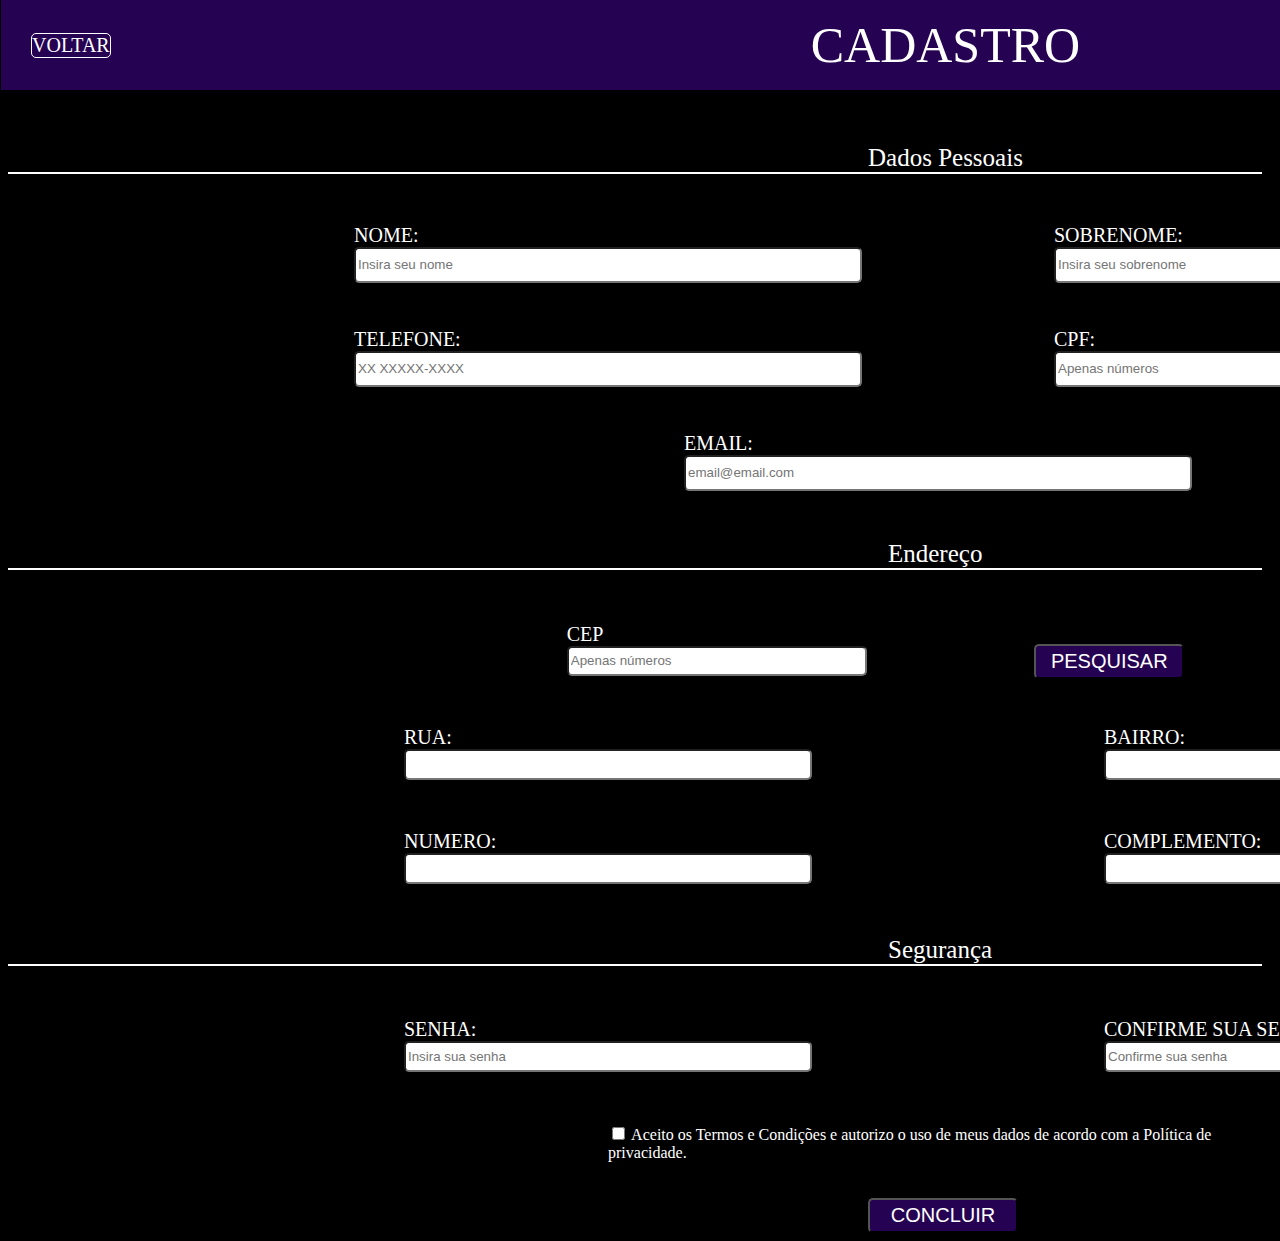
<file: index_cadastro.html>
<!DOCTYPE html>
<html lang="en">

<head>
    <meta charset="UTF-8">
    <meta http-equiv="X-UA-Compatible" content="IE=edge">
    <meta name="viewport" content="width=device-width, initial-scale=1.0">
    <link href="estilo_final.css" rel="stylesheet" type="text/css">
    <script src="//code.jquery.com/jquery-3.6.0.min.js"></script>
    <script src="//maxcdn.bootstrapcdn.com/bootstrap/3.3.0/js/bootstrap.min.js"></script>
    <script src="cep.js"></script>
    <title>Pagina de cadastro</title>

    <script>
        function botao1(){
          var resp = confirm("Seu cadastro foi concluído com sucesso");
          alert(resp);
        }
    </script>

</head>

<body>
    
    <div class="cabecalho">

        <div class="voltar">
            VOLTAR
        </div>

        <span style="margin-left: 700px;">CADASTRO</span>
    </div>

   
        <br>
        <br>
        <br>
        <div class="row justify-content-center align-item-center " style="color: white; font-size: 25px; margin-left: 860px;">
            Dados Pessoais
        </div>
        <div class="row  align-item-center" style=" background-color: white; width: 2000; height: 2px; margin-left: px; margin-right: 10px;"  ></div>
        <br>
        <br>
        <br>
        <div class="nome_sobrenome">
            <div class="celula" style="color: white;">
                <label>NOME:</label>
                <input class="nome" type="text" placeholder="Insira seu nome" name="nome" required="" minlength="2" maxlength="200">
            </div>
            <div class="celula" style="color: white;">
                <label>SOBRENOME:</label>
                <input class="nome" type="text" placeholder="Insira seu sobrenome" name="sobrenome" required="" minlength="2" maxlength="200">
            </div>
        </div>
        <br>
        <br>
        <br>
        <div class="telefone_cpf">
            <div class="celula" style="color: white;">
                <label>TELEFONE:</label>
                <input class="nome" type="number" placeholder="XX XXXXX-XXXX" name="telefone" required required="" minlength="9" maxlength="10" pattern="\[0-9]{2}\ [0-9]{4,6}-[0-9]{3,4}$">
            </div>   
            <div class="celula" style="color: white;">
                <label>CPF:</label>
                <input class="nome" type="number" placeholder="Apenas números" name="cpf" required="" minlength="11" maxlength="11" pattern="[0-9]+$">
            </div>
        </div>
        <br>
        <br>
        <br>
        <div class="email">
            <div class="celula" style="color: white;">
                <label>EMAIL:</label>
                <input class="nome" type="text" placeholder="email@email.com" name="email" pattern="[a-z0-9._%+-]+@[a-z0-9.-]+\.[a-z]{2,4}$" required="">
            </div>
        </div>
        

        <!----------------------Cadastro Endereco--------------------------------->
        <br>
        <br>
        <br>
        <div class="row justify-content-center align-item-center " style="color: white; font-size: 25px; margin-left: 880px;">
            Endereço
        </div>
        <div class="row  align-item-center" style=" background-color: white; width: 2000; height: 2px; margin-left: px; margin-right: 10px;"  ></div>
        
        <br>
        <br>
        <br>

        <div class="cep_pesquisar">
            <div class="celula" style="color: white;">
                <label>CEP</label>
                <input class="cep" value="" type="search" placeholder="Apenas números" name="cep" id="cep" required="" pattern="[0-9]+$">
            </div>
            <div class="col-md-4" style="color: white; margin-top: 25px; margin-left: 50px; width: 615px;">
                    <button onclick="pesquisacep(cep.value)" class="pesquisar" type="button" name="pesquisar">PESQUISAR</button>
            </div>
        </div>
        <br>
        <br>
        <br>
        <div class="nome_sobrenome">
            <div class="celula" style="color: white;">
                <label>RUA:</label>
                <input class="rua" type="text" id="rua" name="rua" required="" readonly="readonly">
            </div>
            <div class="celula" style="color: white;">
                <label>BAIRRO:</label>
                <input class="rua" type="text" id="bairro" name="bairro" required="" readonly="readonly">
            </div>
        </div>
        <br>
        <br>
        <br>
        <div class="nome_sobrenome">
            <div class="celula" style="color: white;">
                <label>NUMERO:</label>
                <input class="rua" type="number" id="numero" name="numero" minlength="1" maxlength="5" required="">
            </div>
            <div class="celula" style="color: white;">
                <label>COMPLEMENTO:</label>
                <input class="rua" type="text" id="complemento" minlength="0" maxlength="500" name="complemento">
            </div>
        </div>
       
         <!------------------------Senha--------------------------------->
         <br>
         <br>
         <br>
         <div class="row justify-content-center align-item-center " style="color: white; font-size: 25px; margin-left: 880px;">
             Segurança
         </div>
         <div class="row  align-item-center" style=" background-color: white; width: 2000; height: 2px; margin-left: px; margin-right: 10px;"  ></div>
         <br>
         <br>
         <br>
        <div class="nome_sobrenome">
            <div class="celula" style="color: white;">
                <label>SENHA:</label>
                <input class="rua" type="password" placeholder="Insira sua senha" name="senha" required="">
            </div>
            <div class="celula" style="color: white;">
                <label>CONFIRME SUA SENHA:</label>
                <input class="rua" type="password" placeholder="Confirme sua senha" name="confirme_senha" required="">
            </div>
        </div>
            
        <!----------------------Botão--------------------------------->

        <br>
        <br>
        <br>

        <div class="row justify-content-center align-item-center">
            <div class="col-md-auto" style="color: white; margin-left: 600px;">
                <input type="checkbox" required>
                Aceito os Termos e Condições e autorizo o uso de meus dados de acordo com a Política de privacidade.
            </div>
            <br>
            <br>
            
            <div class="row justify-content-center align-item-center">
                <div class="col-md-auto" style="color: white;">
                        <button class="concluir" style="color: white; background-color: #260352; border-color: black;" type="button" onclick="botao1()">CONCLUIR</button>
                </div>
            </div>
        </div>

    
</body>
</html>
</file>
<file: estilo.css>
.sidebar{
    font-size: 20px;
    background-color: rgb(241, 241, 241);
    margin-top: -10px;
    margin-left: -10px;
    width: 300px;
    height: 1300px;
    border-right: 1px solid rgb(211, 211, 211);

    display: flex;
    flex-direction: column;
    align-items: baseline;
}

.menu{
    border-bottom: 1px solid rgb(211, 211, 211);
    width: 1890px;
    height: 50px;

    display: flex;
    flex-direction: row;
    align-content: space-around;
    align-items: center;
}

.barra_pesquisa{
    margin-left: 40px;
    margin-top: -15px;
    border: 1px solid rgb(211, 211, 211);
    border-radius: 10px;
    width: 400px;

    display: flex;
    align-self: center;
    flex-direction: row;
    align-content: space-around;
    align-items: center;
}

.category{
    font-size: 15px;
    color: rgb(168, 168, 168);
}

.itens_menu{
    width: 300px;
    margin-left: 10px;
    display: flex;
    flex-direction: row;
    align-content:space-around;
}

.itens_menu2{
    width: 300px;
    margin-left: 10px;
    display: flex;
    flex-direction: row;
    align-content:space-around;
    color: blue;
}

p{
    color: blue;
}

.sales{
    margin-top: -1200px;
    margin-left: 290px;
    border-bottom: 1px solid rgb(211, 211, 211);     
    width: 1600px;
    height: 30px;
    font-size: 30px;

    display: flex;
    flex-direction: row;
    align-content:space-around;
}

.calendar{
    height: 30px;
    width: 100px;
    border: 1px solid rgb(211, 211, 211);
    border-radius: 10px;
    margin-left: 1100px;
    margin-top: -20px;
    font-size: 15px;

    display: flex;
    flex-direction: row;
    align-items: center;
    align-self: center;
    justify-content:center;
}

.download{
    height: 30px;
    width: 100px;
    border: 1px solid rgb(211, 211, 211);
    border-radius: 10px;
    margin-left: 10px;
    margin-top: -20px;
    font-size: 15px;

    display: flex;
    flex-direction: row;
    align-items: center;
    align-self: center;
    justify-content:center;
}

.profit{
    width: 500px;
    margin-top: 20px;
    margin-left: 350px;
    border: 1px solid rgb(211, 211, 211);
    border-radius: 10px;

    display: flex;
    flex-direction: column;
}

.titulo{
    display: flex;
    flex-direction: row;
    margin-left: 0px;
    border-bottom: 1px solid rgb(211, 211, 211);
    height: 50px;
}

.year{
    height: 30px;
    width: 100px;
    border: 1px solid rgb(211, 211, 211);
    border-radius: 10px;
    margin-left: 250px;
    margin-top: 10px;

    display: flex;
    flex-direction: row;
    align-items: center;
    align-self: center;
    justify-content:center;
}

.conteudo{
    display: flex;
    flex-direction: row;
}

.verde{
    display: flex;
    flex-direction: row;
    background-color: rgb(188, 247, 188);
    border: 2px solid green; 
    border-radius: 20px;
    color: green;
    height: 40px;
    align-self: center;
    align-items: center;
    margin-left: 30px;
    width: 100px;
}

.texto{
    color: grey;
    margin-left: 120px;
    margin-top: -20px;
}

.user_activity{
    width: 500px;
    height: 390px;
    margin-top: 20px;
    margin-left: 350px;
    border: 1px solid rgb(211, 211, 211);
    border-radius: 10px;

    display: flex;
    flex-direction: column;
}

.week{
    height: 30px;
    width: 100px;
    border: 1px solid rgb(211, 211, 211);
    border-radius: 10px;
    margin-left: 180px;
    margin-top: 10px;

    display: flex;
    flex-direction: row;
    align-items: center;
    align-self: center;
    justify-content:center;
}

.linha{
    margin-top: 10px;
    margin-left: 10px;

    display: flex;
    flex-direction: row;
    align-items: center;
    align-self: center;
    justify-content:center;
}

.top_countries{
    width: 500px;
    height: 380px;
    margin-top: 20px;
    margin-left: 350px;
    border: 1px solid rgb(211, 211, 211);
    border-radius: 10px;

    display: flex;
    flex-direction: column;
}

.linha_grafico{
    display: flex;
    flex-direction: column;
    margin-top: 0px;
    margin-left: 10px;
}

.texto_linha_gráfico{
    display: flex;
    flex-direction: row;
    justify-content: space-around;
    margin-left: 20px;
    width: 430px;
}

.linha_cinza{
    background-color: rgb(224, 219, 219);
    width: 430px;
    height: 7px;
    border: 1px solid rgb(224, 219, 219);
    border-radius: 10px;
    margin-left: 20px;
    margin-top: -15px;
}

.linha_azul_swiss{
    background-color: blue;
    width: 360px;
    height: 7px;
    border: 1px solid blue;
    border-radius: 10px;
    margin-left: 20px;
    margin-top: -10px;
}

.linha_azul_us{
    background-color: blue;
    width: 330px;
    height: 7px;
    border: 1px solid blue;
    border-radius: 10px;
    margin-left: 20px;
    margin-top: -10px;
}

.linha_azul_canada{
    background-color: blue;
    width: 250px;
    height: 7px;
    border: 1px solid blue;
    border-radius: 10px;
    margin-left: 20px;
    margin-top: -10px;
}

.linha_azul_australia{
    background-color: blue;
    width: 180px;
    height: 7px;
    border: 1px solid blue;
    border-radius: 10px;
    margin-left: 20px;
    margin-top: -10px;
}

.linha_azul_qatar{
    background-color: blue;
    width: 250px;
    height: 7px;
    border: 1px solid blue;
    border-radius: 10px;
    margin-left: 20px;
    margin-top: -10px;
}

.overview{
    width: 1000px;
    height: 940px;
    margin-left: 875px;
    margin-top: -944px;
    background-color: rgb(245, 245, 245);


    display: flex;
    flex-direction: column;
    align-items: center;
    align-content: center;
    border: 1px solid rgb(211, 211, 211);
    border-radius: 10px;
}

.titulo_overview{
    display: flex;
    flex-direction: row;
    margin-left: 0px;
    border-bottom: 1px solid rgb(211, 211, 211);
    height: 50px;
    width: 1000px;
}

.download_overview{
    height: 30px;
    width: 100px;
    border: 1px solid rgb(211, 211, 211);
    border-radius: 10px;
    margin-left: 720px;

    display: flex;
    flex-direction: row;
    align-items: center;
    align-self: center;
    justify-content:center;
}

.overall_sales{
    width: 950px;
    height: 400px;
    margin-left: 0px;
    margin-top: 30px;
    background-color: white;


    display: flex;
    flex-direction: column;
    align-items: center;
    align-content: center;
    border: 1px solid rgb(211, 211, 211);
    border-radius: 10px;
}

.titulo_overall{
    display: flex;
    flex-direction: row;
    margin-left: 0px;
    border-bottom: 1px solid rgb(211, 211, 211);
    height: 50px;
    width: 950px;
}

.numeros_lado_grafico{
    height: 300px;
    margin-left: -850px;
    margin-top: 30px;

    display: flex;
    flex-direction: column;
    justify-content: space-around;
}

.meses_grafico{
    width: 800px;
    margin-left: 0px;
    margin-top: -40px;

    display: flex;
    flex-direction: row;
    justify-content: space-around;
}

.top_selling{
    width: 950px;
    height: 400px;
    margin-left: 0px;
    margin-top: 30px;
    background-color: white;


    display: flex;
    flex-direction: column;
    align-items: center;
    align-content: center;
    border: 1px solid rgb(211, 211, 211);
    border-radius: 10px;
}

.sort_by{
    height: 30px;
    width: 100px;
    border: 1px solid rgb(211, 211, 211);
    border-radius: 10px;
    margin-left: 1100px;
    margin-top: -20px;
    font-size: 15px;

    display: flex;
    flex-direction: row;
    align-items: center;
    align-self: center;
    justify-content:center;
}

.cabecalho_top_selling{
    display: flex;
    flex-direction: row;
    margin-left: 0px;
    border-bottom: 1px solid rgb(211, 211, 211);
    height: 40px;
    width: 950px;
}

.linha_top_selling{
    display: flex;
    flex-direction: row;
    margin-left: 0px;
    border-bottom: 1px solid rgb(211, 211, 211);
    height: 60px;
    width: 950px;
}

.linha_top_selling_final{
    display: flex;
    flex-direction: row;
    margin-left: 0px;
    height: 60px;
    width: 950px;
}
</file>
<file: calendario.css>
th{
    background-color: rgb(209, 236, 209);
    color: rgb(38, 117, 38);
}

table, td, tr
{
    border: 1px solid rgb(3, 88, 8); 
    border-spacing: 0px;
    border-collapse: collapse;
}

table{
    height: 400px;
    width: 400px;
}

.janeiro, .fevereiro, .marco, .abril, .maio, .junho, .julho, .agosto, .setembro, .outubro, .novembro, .dezembro{
    display: flex;
    flex-direction: row;
    

    margin-left: 50px;
}


.texto{
    display: flex;
    flex-direction: row;
    
    line-height: 27px;
}

.cabecalho{

    margin-top: 20px;
    margin-left: 25px;
    margin-bottom: 60px;

    display: flex;
    flex-direction: row;
    

}

.texto_cabecalho{
    display: flex;
    flex-direction: row;
    font-size: 50px;
    line-height: 67px;
}
</file>
<file: estilo_final.css>
body{
    background-color: black; 
    overflow-x: hidden;
}

.cabecalho{
    width: 1920px;
    height: 90px;
    margin-left: -7px;
    margin-top: -8px;
    background-color: #260352;
    color: white;
    font-size: 50px;

    display: flex;
    flex-direction: row;
    align-items: center;
}

.voltar{
    border: 1px solid white;
    border-radius: 5px;
    font-size: 20px;
    margin-left: 30px;
}

.nome_sobrenome{
    width: 1400px;
    height: 50px;
    margin-left: 250px;
    font-size: 20px;
    
    display: flex;
    flex-direction: row;
    align-items: center;
    justify-content: space-around;
}

.nome{
    height: 30px;
    width: 500px;
    border-radius: 5px;
}

.telefone_cpf{
    width: 1400px;
    height: 50px;
    margin-left: 250px;
    font-size: 20px;
    
    display: flex;
    flex-direction: row;
    align-items: center;
    justify-content: space-around;
}

.email{
    width: 1000px;
    height: 50px;
    margin-left: 430px;
    font-size: 20px;
    
    display: flex;
    flex-direction: row;
    align-items: center;
    justify-content: space-around;
}

.celula{
    display: flex;
    flex-direction: column;
    align-items: baseline;
}

.cep{
    height: 30px;
    width: 300px;
    border-radius: 5px;
}

.pesquisar{
    height: 35px;
    width: 150px;
    font-size: 20px;
    border-radius: 5px;
    color: white;
    background-color: #260352; 
    border-color: black;
}

.cep_pesquisar{
    width: 1200px;
    height: 50px;
    margin-left: 500px;
    font-size: 20px;
    
    display: flex;
    flex-direction: row;
    align-items: center;
    justify-content: space-around;
}

.rua{
    height: 25px;
    width: 400px;
    border-radius: 5px;
}

.concluir{
    height: 35px;
    width: 150px;
    margin-left: 860px;
    font-size: 20px;
    border-radius: 5px;
    color: white;
    background-color: #260352; 
    border-color: black;
}
</file>
